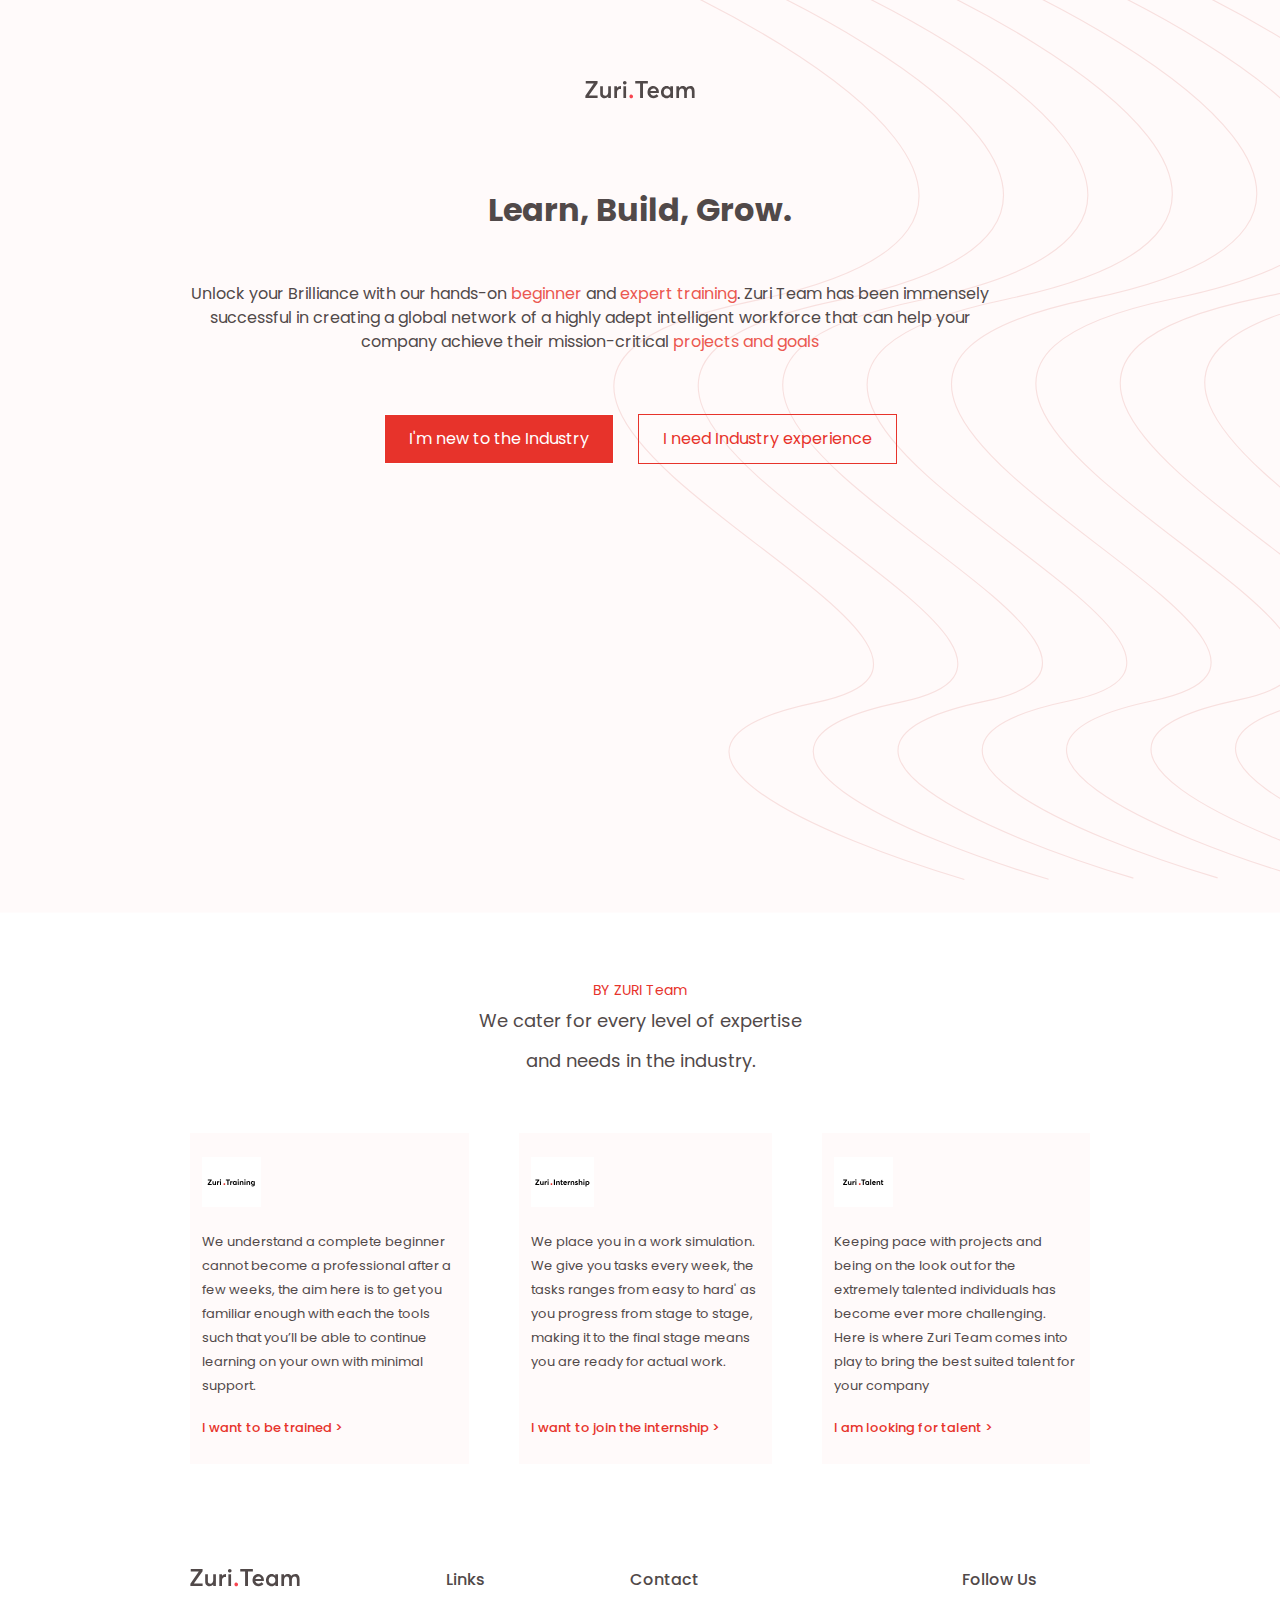
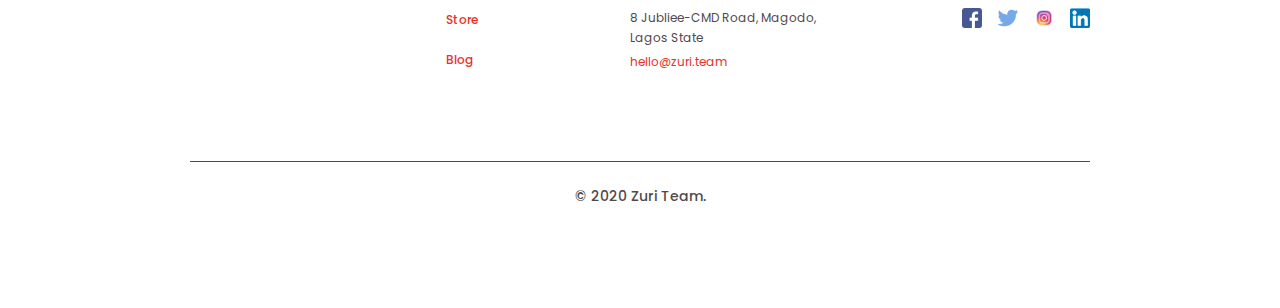
<file: index.html>
<!DOCTYPE html>
<html lang="en">
    <head>
        <meta charset="UTF-8" />
        <meta http-equiv="X-UA-Compatible" content="IE=edge" />
        <meta name="viewport" content="width=device-width, initial-scale=1.0" />
        <link rel="stylesheet" href="zuri-team/style/style.css" />
        <link rel="preconnect" href="https://fonts.googleapis.com" />
        <link rel="preconnect" href="https://fonts.gstatic.com" crossorigin />
        <link href="https://fonts.googleapis.com/css2?family=Poppins:wght@400;500;700;800&display=swap" rel="stylesheet" />
        <title>Zuri Team</title>
    </head>
    <body>
        <!-- Container -->

        <section class="hero-bg">
            <!-- Header -->
            <header class="container">
                <a href="index.html" class="logo"><img src="zuri-team/Images/zuri-team-logo.svg" alt="Zuri team Logo" /></a>
            </header>

            <!-- Hero Section 1 -->
            <section class="hero-section container">
                <h1>Learn, Build, Grow.</h1>
                <p>
                    Unlock your Brilliance with our hands-on <span class="red-text">beginner</span> and <span class="red-text"> expert training</span>. Zuri Team has been immensely successful in creating a global network of a highly adept
                    intelligent workforce that can help your company achieve their mission-critical <span class="red-text">projects and goals</span>
                </p>
                <div class="cta">
                    <a href="./zuri-training/index.html" class="pry-cta">I'm new to the Industry</a>
                    <a href="./zuri-talent/index.html" class="sec-cta">I need Industry experience</a>
                </div>
            </section>
        </section>

        <!-- Hero Section 2 -->
        <section class="hero-section-2 container">
            <p class="heading2-sub-text">BY ZURI Team</p>
            <h3 class="heading2-text">We cater for every level of expertise and needs in the industry.</h3>
            <div class="heading2-sub">
                <!-- <img class="left-image" src="./zuri-team/Images/left_bg.png" alt="Left Image"> -->
                
                <div class="sub-container">

                    <!-- Zuri Training -->
                    <div class="sub">
                        <img src="zuri-team/Images/zuri-training-img.svg" alt="Zuri training Image" />
                        <p> We understand a complete beginner cannot become a professional after a few weeks, the aim here is to get you familiar enough with each the tools such that you’ll be able to continue learning on your own with minimal support.</p>
                        <a href="./zuri-training/index.html">I want to be trained ></a>
                    </div>

                    <!-- Zuri Internship -->
                    <div class="sub">
                        <img src="zuri-team/Images/zuri-internship-img.svg" alt="Zuri Internship Image" />
                        <p>We place you in a work simulation. We give you tasks every week, the tasks ranges from easy to hard' as you progress from stage to stage, making it to the final stage means you are ready for actual work.</p>
                        <a href="#">I want to join the internship ></a>
                    </div>

                    <!-- Zuri Talent -->
                    <div class="sub">
                        <img src="zuri-team/Images/zuri-talent-img.svg" alt="Zuri Talent Image" />
                        <p>Keeping pace with projects and being on the look out for the extremely talented individuals has become ever more challenging. Here is where Zuri Team comes into play to bring the best suited talent for your company</p>
                        <a href="./zuri-talent/index.html">I am looking for talent ></a>
                    </div>
                </div>
            </div>
        </section>

        <!-- Footer -->
        <footer class="container">
            <div class="footer-links">
                <!-- Logo -->
                <a href="#" class="logo"><img src="zuri-team/Images/zuri-team-logo.svg" alt="Zuri team Logo" /></a>

                <!-- Links -->
                <div class="store-blog">
                    <p class="footer-heading">Links</p>
                    <div class="links">
                        <a href="#">Store</a>
                        <a href="#">Blog</a>
                    </div>
                </div>

                <!-- Contact -->
                <div class="contact">
                    <p class="footer-heading">Contact</p>
                    <p class="address">
                        8 Jubliee-CMD Road, Magodo,<br />
                        Lagos State
                    </p>
                    <a class="mail" href="mailto:hello@zuri.team">hello@zuri.team</a>
                </div>

                <!-- Socials -->
                <div class="socials">
                    <p class="socials-heading">Follow Us</p>
                    <div class="socials-container">
                        <a href="#"><img src="zuri-team/Images/fb.png" /></a>
                        <a href="#"><img src="zuri-team/Images/twitter.png" alt="Twitter logo" /></a>
                        <a href="#"><img src="zuri-team/Images/instagram.png" alt="Instagram logo" /></a>
                        <a href="#"><img src="zuri-team/Images/linkedIn.png" alt="LinkedIn logo" /></a>
                    </div>
                </div>
            </div>

            <!-- Copyright -->
            <div class="copyright">
                <p>© 2020 Zuri Team.</p>
            </div>
        </footer>
    </body>
</html>
</file>
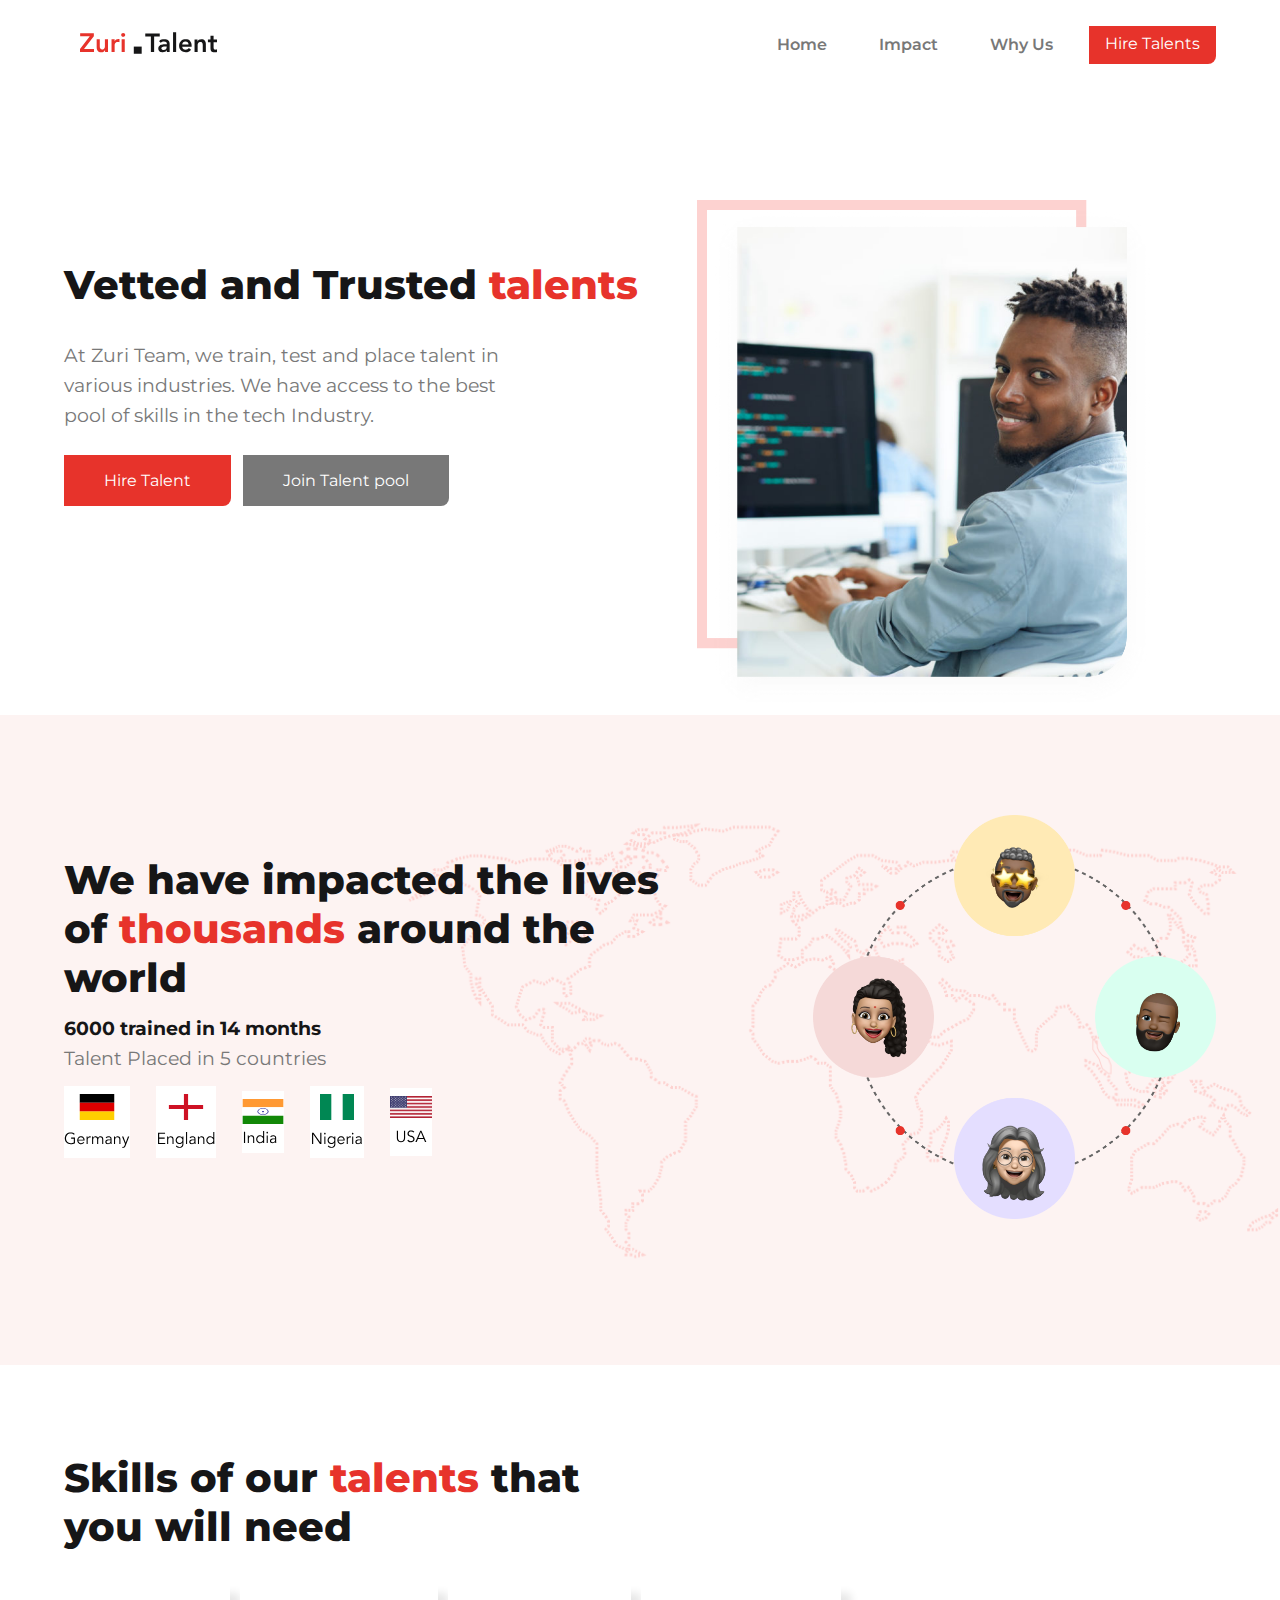
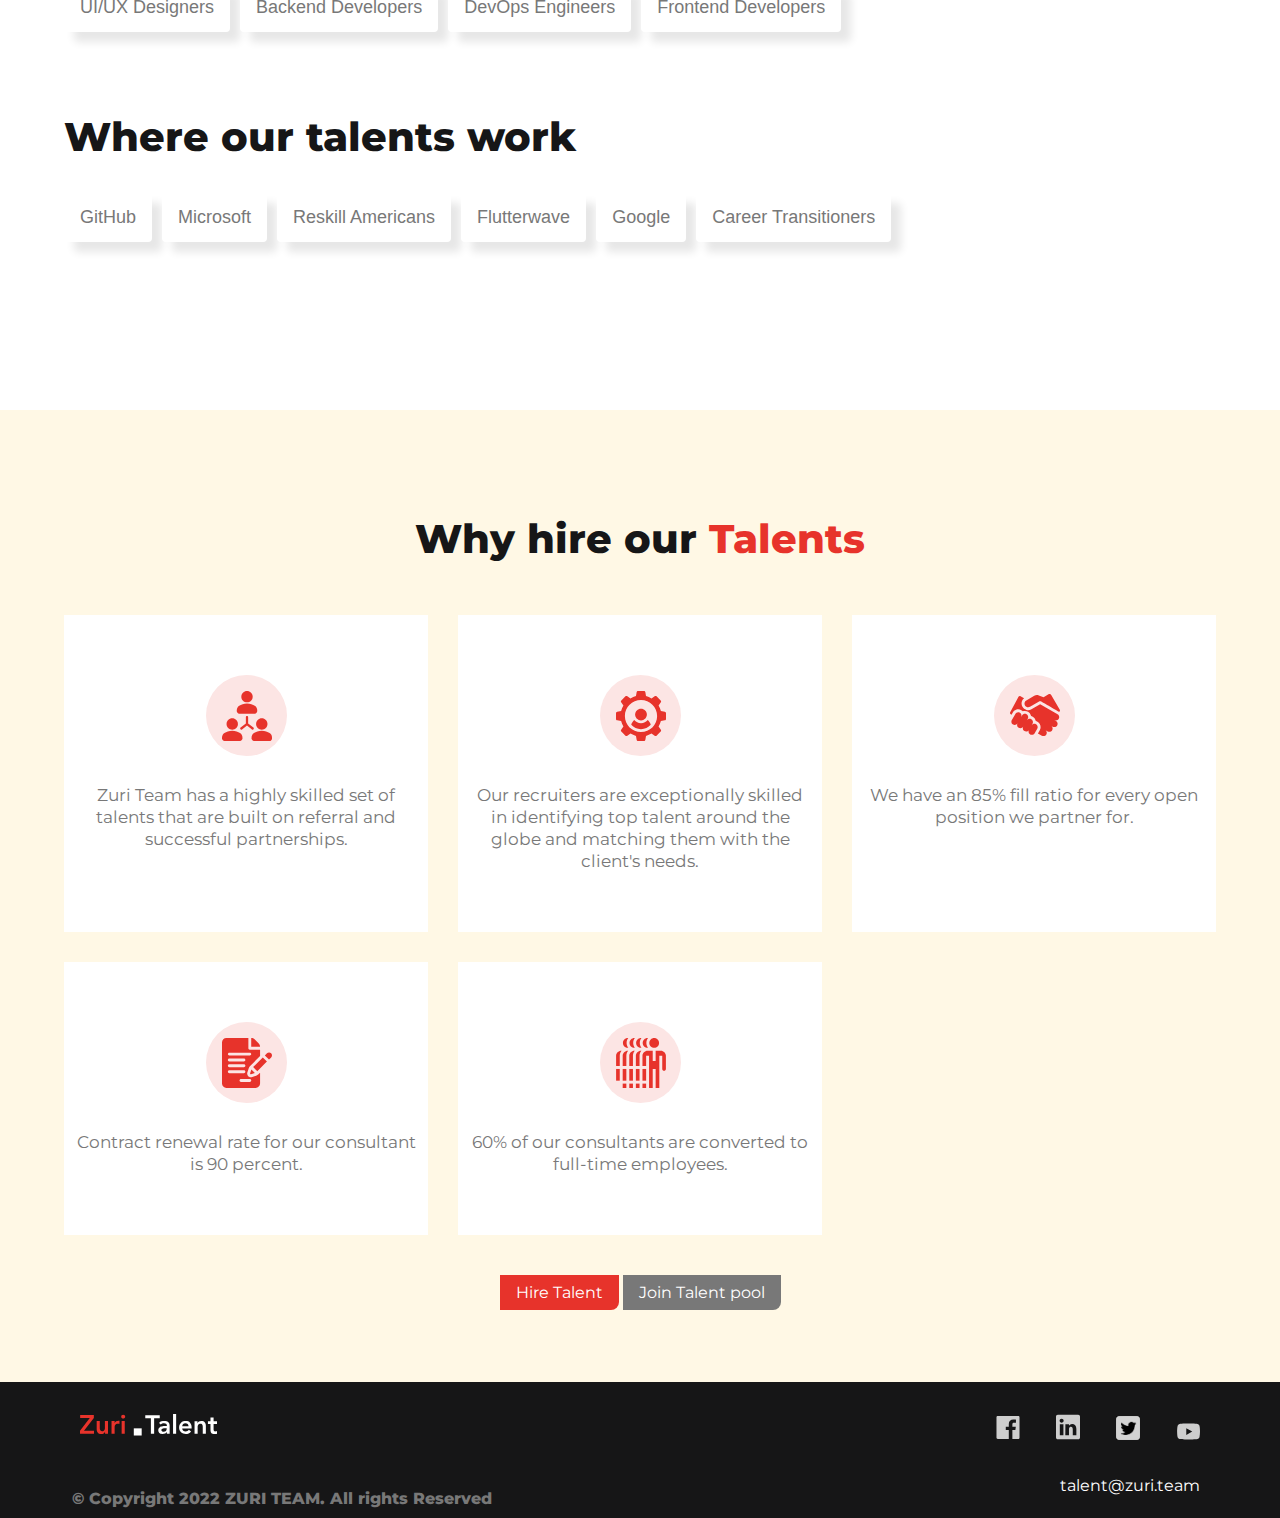
<file: zuri-talent/index.html>
<!DOCTYPE html>
<html lang="en">
    <head>
        <meta charset="UTF-8" />
        <meta http-equiv="X-UA-Compatible" content="IE=edge" />
        <meta name="viewport" content="width=device-width, initial-scale=1.0" />
        <link rel="preconnect" href="https://fonts.googleapis.com">
        <link rel="preconnect" href="https://fonts.gstatic.com" crossorigin>
        <link href="https://fonts.googleapis.com/css2?family=Montserrat:wght@400;700&display=swap" rel="stylesheet">
        <link rel="stylesheet" href="style/style.css" />
        <title>Zuri Talent</title>
    </head>
    <body>

        <!-- Header -->
        <header id="navbar">
            <div class="container header-container">

                <!-- Logo -->
                <a href="../index.html" class="logo"><img src="images/logo.svg" alt="Zuri Talent logo" /></a>

                <div class="nav-right">
                    <!-- Nav Links -->
                    <nav>
                        <a href="#navbar">Home</a>
                        <a href="#hero">Impact</a>
                        <a href="#why">Why Us</a>
                    </nav>

                    <!-- CTA -->
                    <a href="#" class="pry-cta">Hire Talents</a>
                </div>
            </div>
        </header>

        <!-- Hero Section -->
        <section class="hero-section hero-section-1">
           <div class="container hero-container">

                <!-- Hero Text -->
                <div class="hero-texts" id="hero">
                    <h1 class="hero-heading">Vetted and Trusted <span class="red-text">talents</span></h1>
                    <p class="hero-text">At Zuri Team, we train, test and place talent in various industries. We have access to the best pool of skills in the tech Industry.</p>

                    <!-- Hero - CTA -->
                    <div class="hero-cta">
                        <a class="pry-cta cta" href="#">Hire Talent</a>
                        <a class="sec-cta cta" href="#">Join Talent pool</a>
                    </div>
                </div>

                <!-- Hero Image -->
                <img src="images/hero-img.png" alt="Hero image" />
           </div>
        </section>


        <!-- Hero Section 2 -->
        <section class="hero-section hero-section-2">
            <div class="container hero-container">

                <!-- Hero Text -->
                <div class="hero-text" id="hero">
                    <h1 class="hero-heading">We have impacted the lives of <span class="red-text">thousands</span> around the world</h1>
                    <p class="hero-text-bold">6000 trained in 14 months</p>
                    <p class="hero-text-light">Talent Placed in 5 countries</p>

                    <!-- Countries image -->
                    <div class="image-container">

                        <div class="img-cont">
                            <img src="images/germany.svg" alt="Germany flag" />
                        </div>

                        <div class="img-cont">
                            <img src="images/england.svg" alt="England flag" />
                        </div>

                        <div class="img-cont">
                            <img src="images/india.svg" alt="India flag" />
                        </div>

                        <div class="img-cont">
                            <img src="images/nigeria.svg" alt="Nigeria flag" />
                        </div>

                        <div class="img-cont">
                            <img src="images/usa.svg" alt="USA flag" />
                        </div>
                    </div>
                </div>

                <!-- Hero Image -->
                <img class="hero-img-2" src="images/hero-section2-img.png" alt="Hero Image" />
            </div>
        </section>


        <!-- Talent Skills -->
        <section class="talent-skills">
            <div class="container">
                <h1 class="hero-heading">Skills of our <span class="red-text">talents</span> that you will need</h1>

                <!-- Skills set -->
                <div class="skills-set skills-work">
                    <button>UI/UX Designers</button>
                    <button>Backend Developers</button>
                    <button>DevOps Engineers</button>
                    <button>Frontend Developers</button>
                </div>

                <!-- Where our talents work -->
                <h1 class="hero-heading">Where our talents work</h1>

                <!-- Work -->
                <div class="work skills-work">
                    <button>GitHub</button>
                    <button>Microsoft</button>
                    <button>Reskill Americans</button>
                    <button>Flutterwave</button>
                    <button>Google</button>
                    <button>Career Transitioners</button>
                </div>
            </div>
        </section>


        <!-- Why hire out talents -->
        <section class="why-hire" id="why">
            <div class="container">
                <h1 class="hero-heading">Why hire our <span class="red-text">Talents</span></h1>

                <!-- Reasons to hire -->
                 <div class="reasons-container">
                    <div class="reason">
                        <img src="images/people.svg" alt="People Image" />
                        <p>Zuri Team has a highly skilled set of talents that are built on referral and successful partnerships.</p>
                    </div>
                

                    <div class="reason">
                        <img src="images/mech.svg" alt="Mech Image" />
                        <p>Our recruiters are exceptionally skilled in identifying top talent around the globe and matching them with the client's needs.</p>
                    </div>

                    <div class="reason">
                        <img src="images/hand.svg" alt="Hand Image" />
                        <p>We have an 85% fill ratio for every open position we partner for.</p>
                    </div>

                    <div class="reason">
                        <img src="images/write.svg" alt="Write Image" />
                        <p>Contract renewal rate for our consultant is 90 percent.</p>
                    </div>

                    <div class="reason">
                        <img src="images/many.svg" alt="Many Image" />
                        <p>60% of our consultants are converted to full-time employees.</p>
                    </div>
                </div>

                <!-- CTA -->
                <div class="hero-cta">
                    <a class="pry-cta" href="#">Hire Talent</a>
                    <a class="sec-cta" href="#">Join Talent pool</a>
                </div>
            </div>
        </section>


        <!-- Footer -->
        <footer>
           <div class="container footer-container">

                <!-- Logo and copyright -->
                <div class="logo-socials">
                    <a href="#" class="logo"><img src="images/footer-logo.svg" alt="Zuri Talent logo" /></a>
                    
                    <!-- Socials -->
                    <div class="socials">
                        <a href="#"><img src="images/facebook.svg" alt="Facebook image" /></a>
                        <a href="#"><img src="images/linkedIn.svg" alt="LinkedIn image" /></a>
                        <a href="#"><img src="images/twitter.png" alt="Twitter image" /></a>
                        <a class="img-sz" href="#"><img src="images/youtube.svg" alt="youtube image" /></a>
                    </div>

                    <!-- Mail -->
                    <div class="mail">
                        <a href="mailto:talent@zuri.team">talent@zuri.team</a>
                    </div>


                    <!-- Copyright -->
                    <p class="copyright">© Copyright 2022 ZURI TEAM. All rights Reserved</p>
                </div>

                <div class="web-extra">
                    <!-- Socials -->
                    <div class="socials">
                        <a href="#"><img src="images/facebook.svg" alt="Facebook image" /></a>
                        <a href="#"><img src="images/linkedIn.svg" alt="LinkedIn image" /></a>
                        <a href="#"><img src="images/twitter.png" alt="Twitter image" /></a>
                        <a class="img-sz" href="#"><img src="images/youtube.svg" alt="youtube image" /></a>
                    </div>

                    <!-- Mail -->
                    <div class="mail">
                        <a href="mailto:talent@zuri.team">talent@zuri.team</a>
                    </div>
                </div>
           </div>
        </footer>
    </body>
</html>
</file>
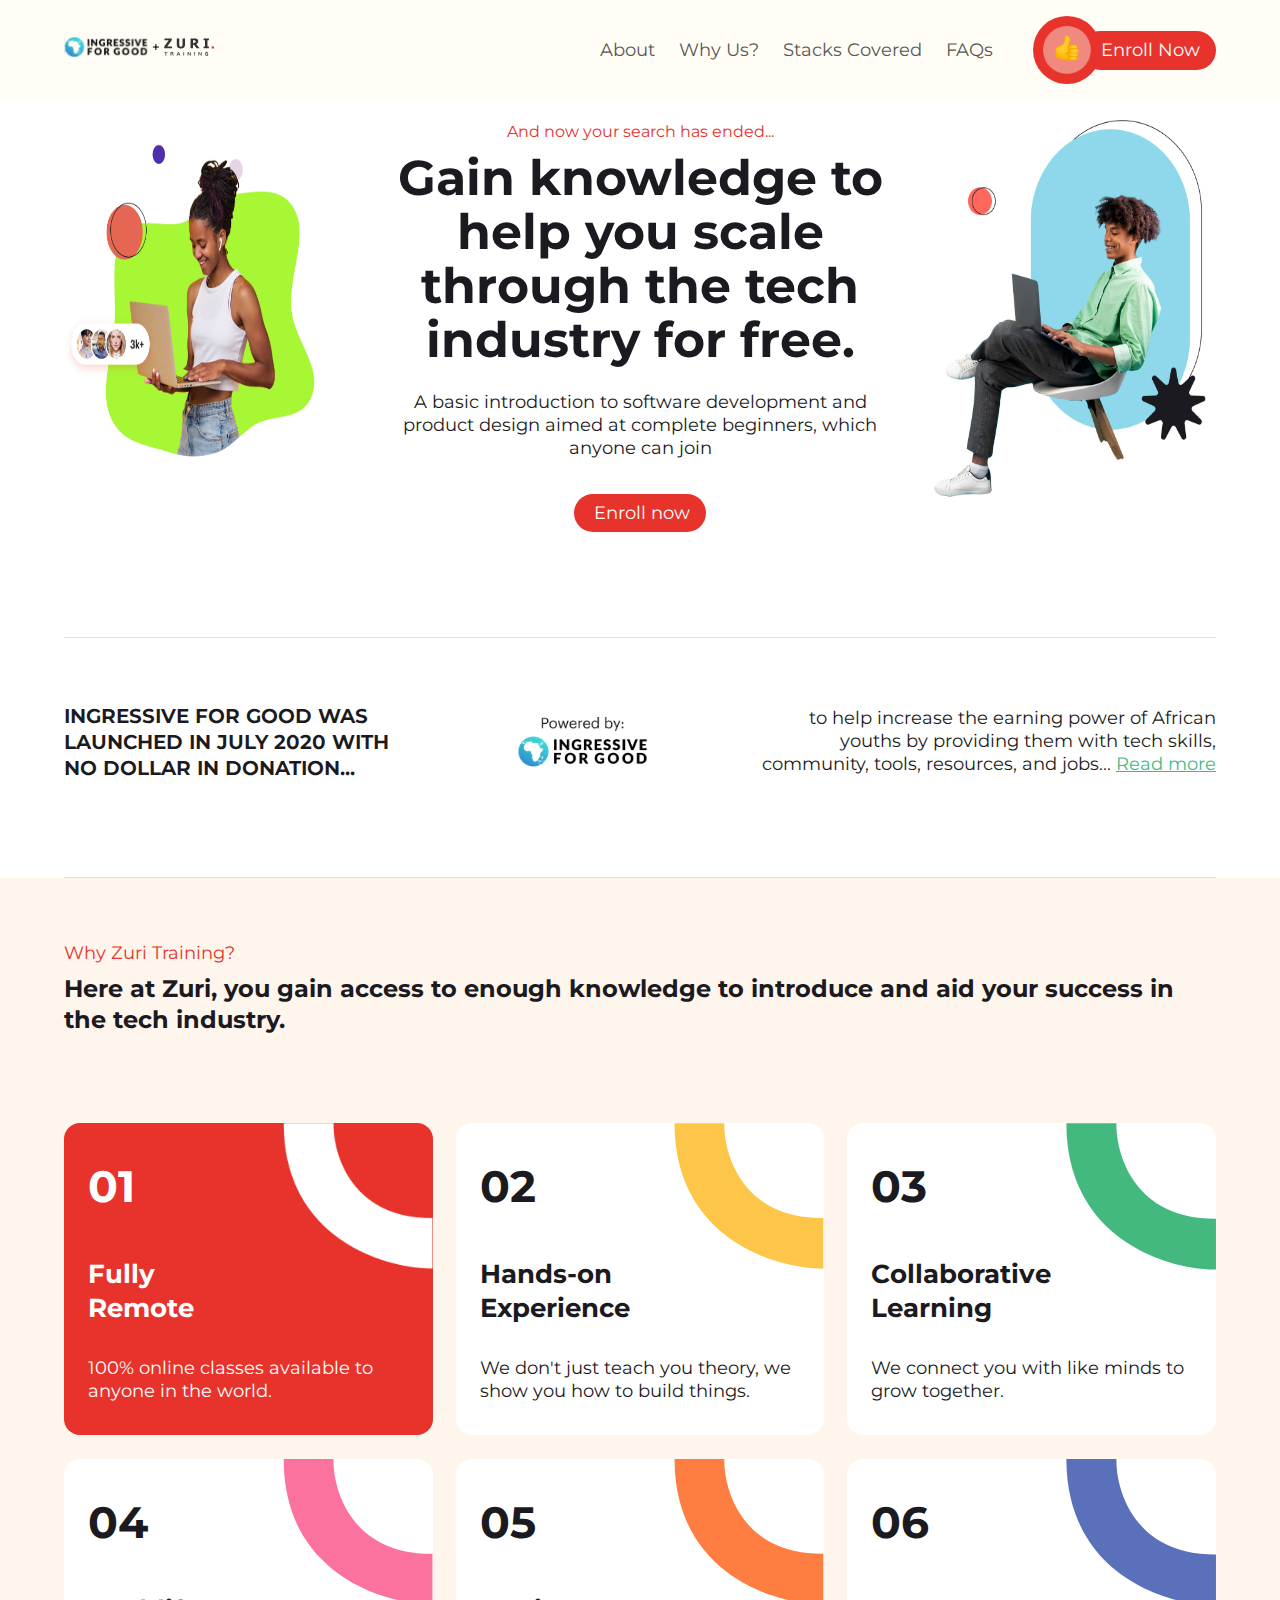
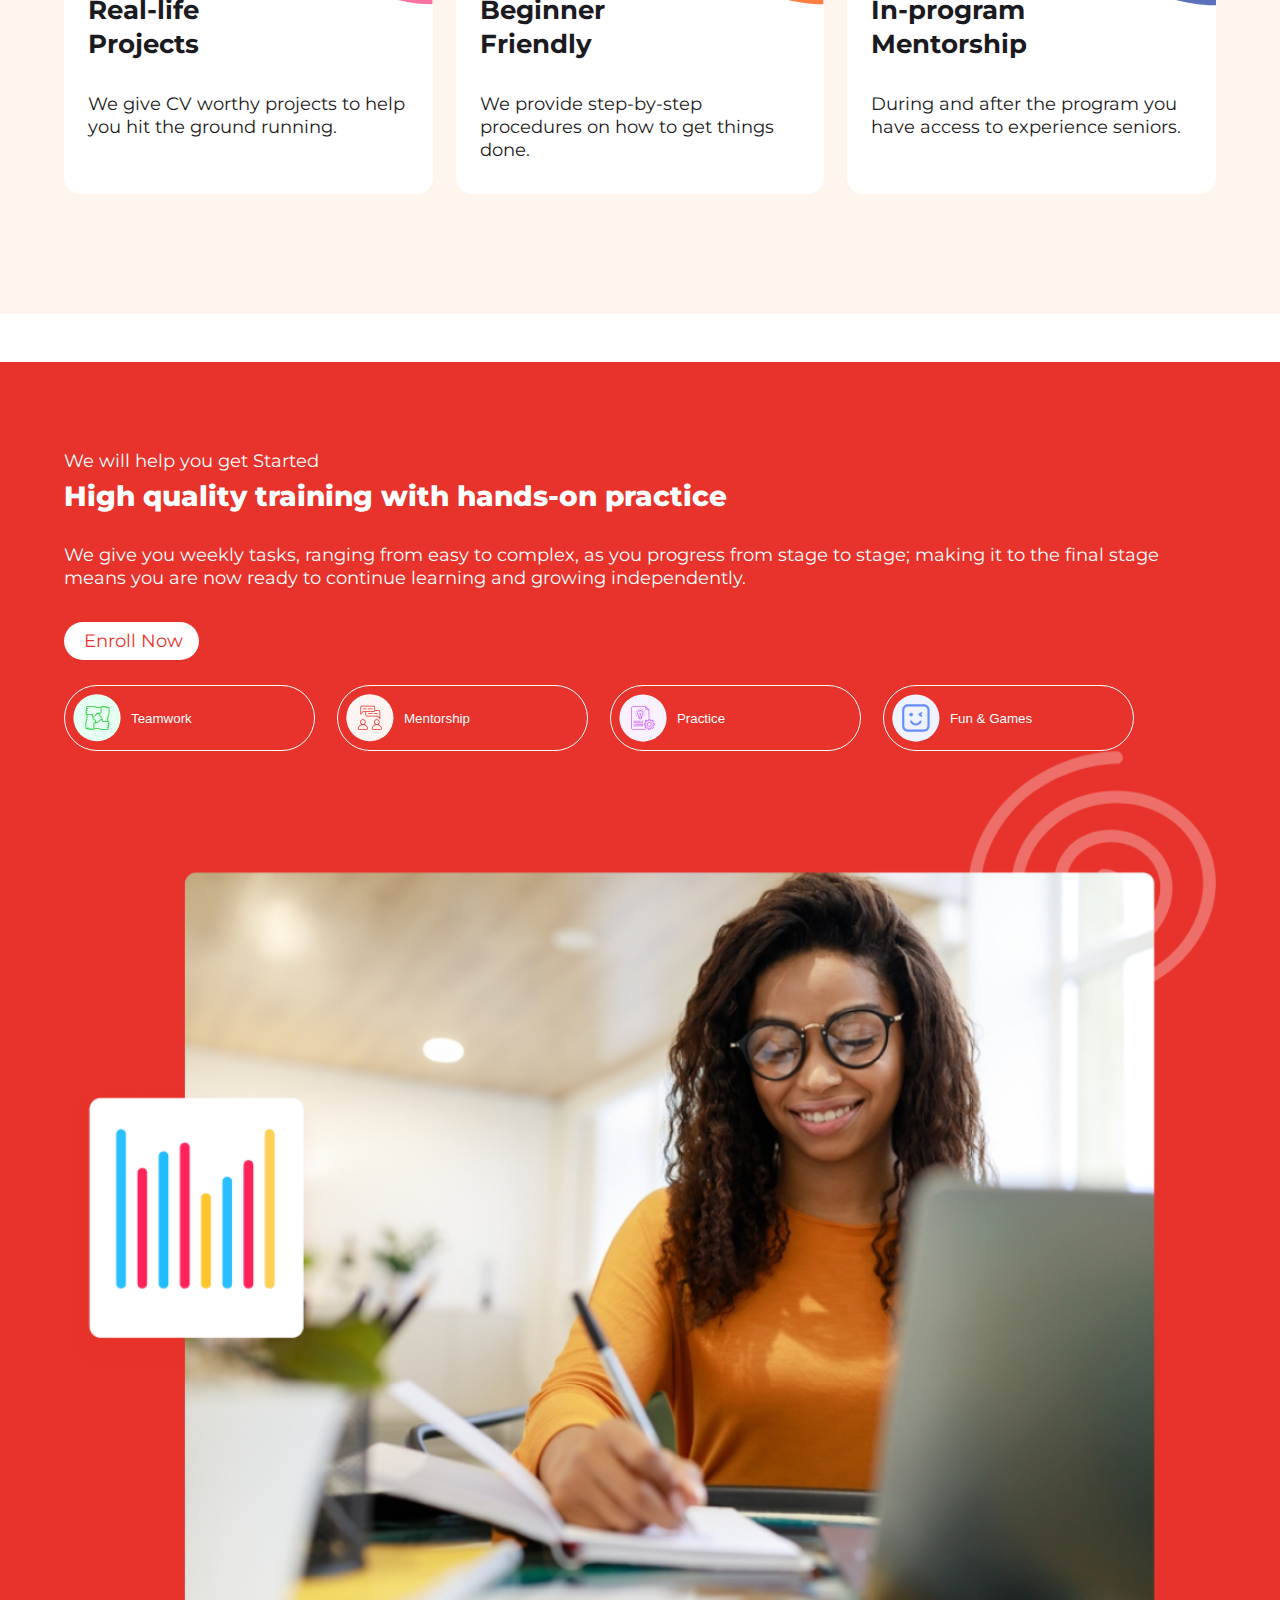
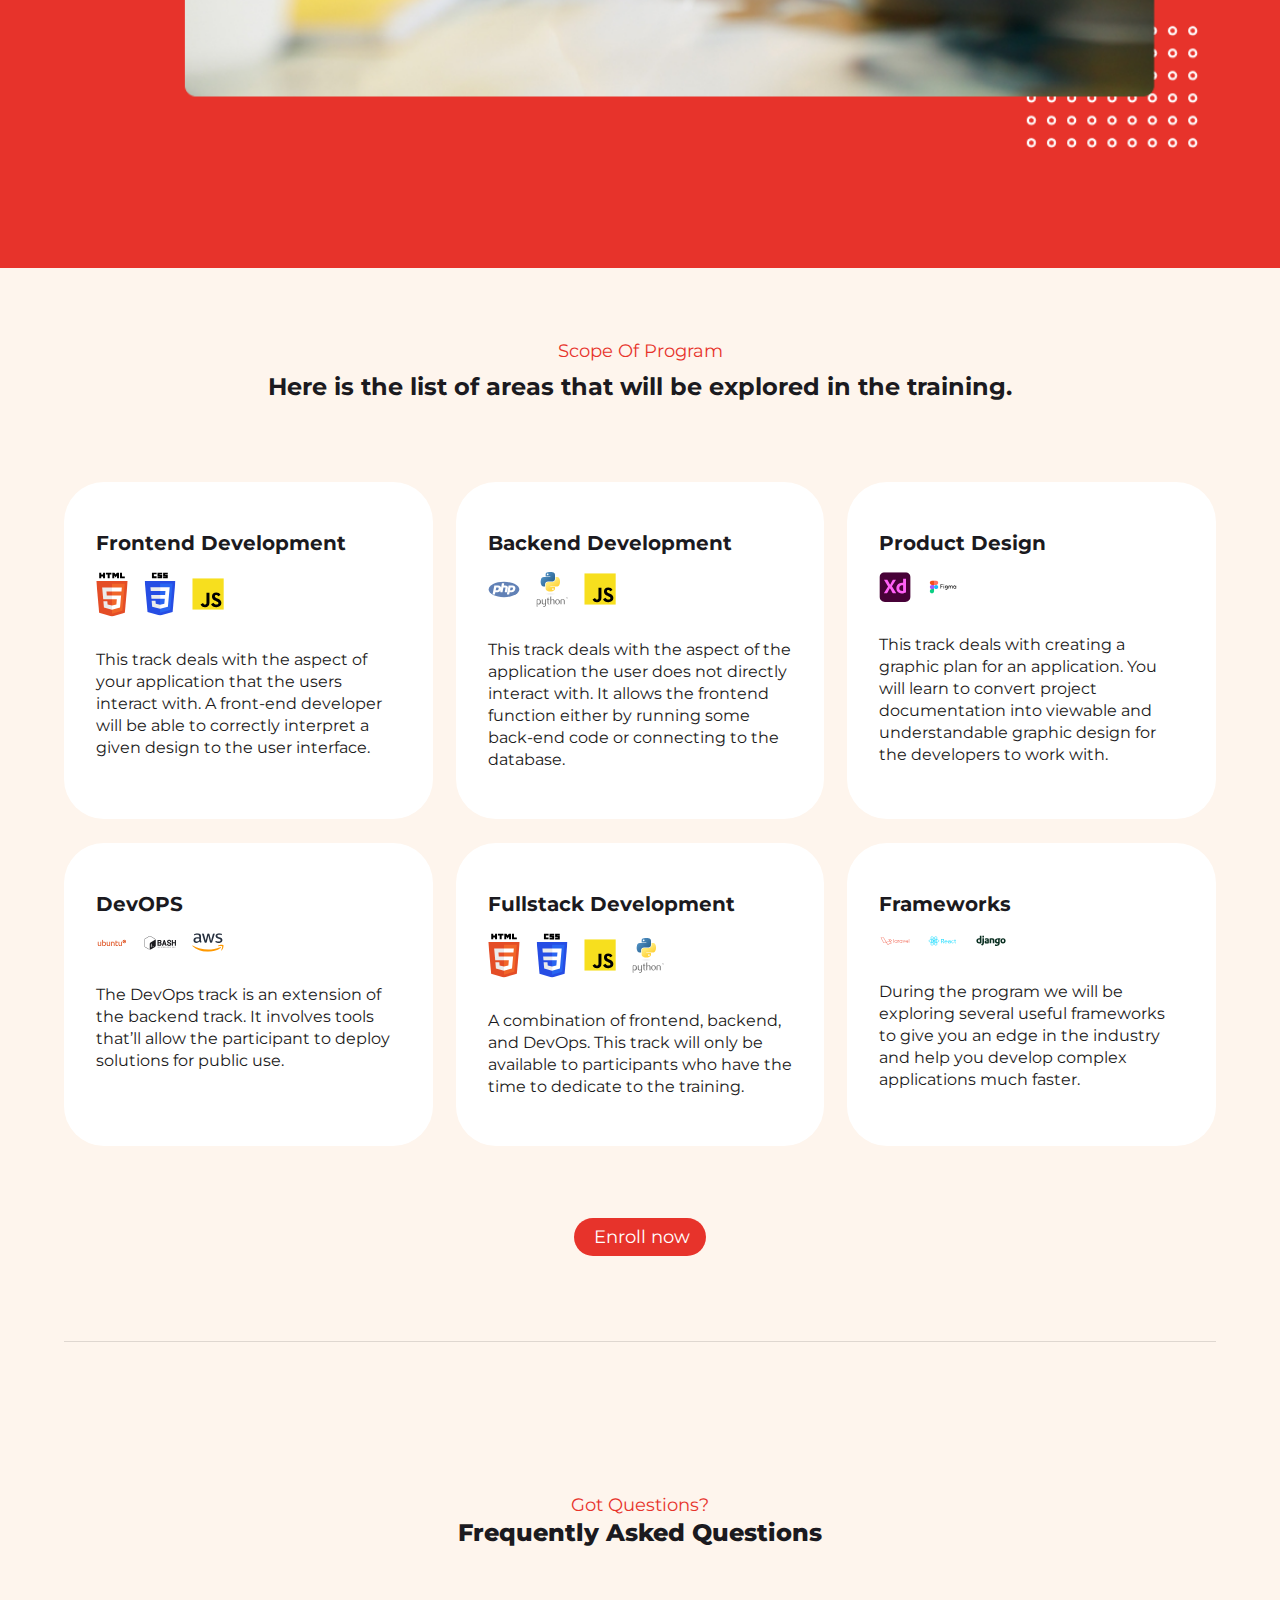
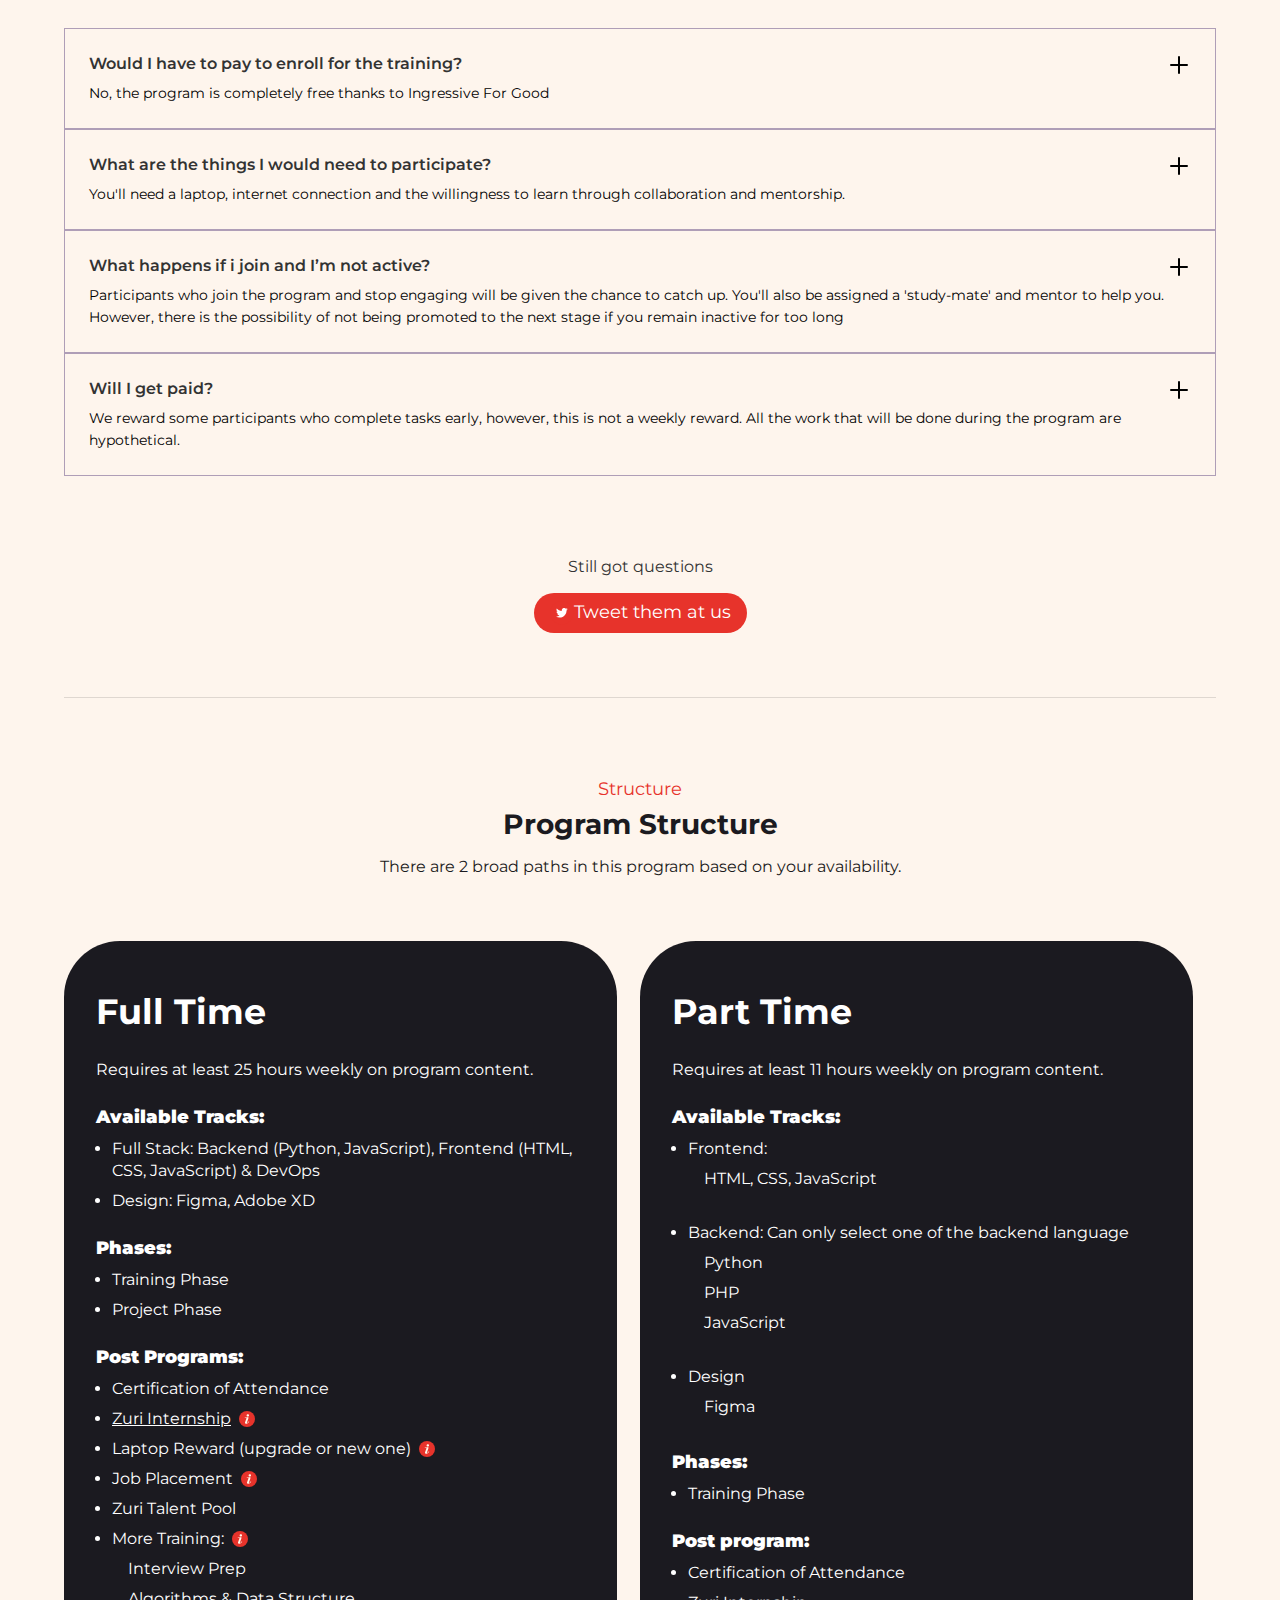
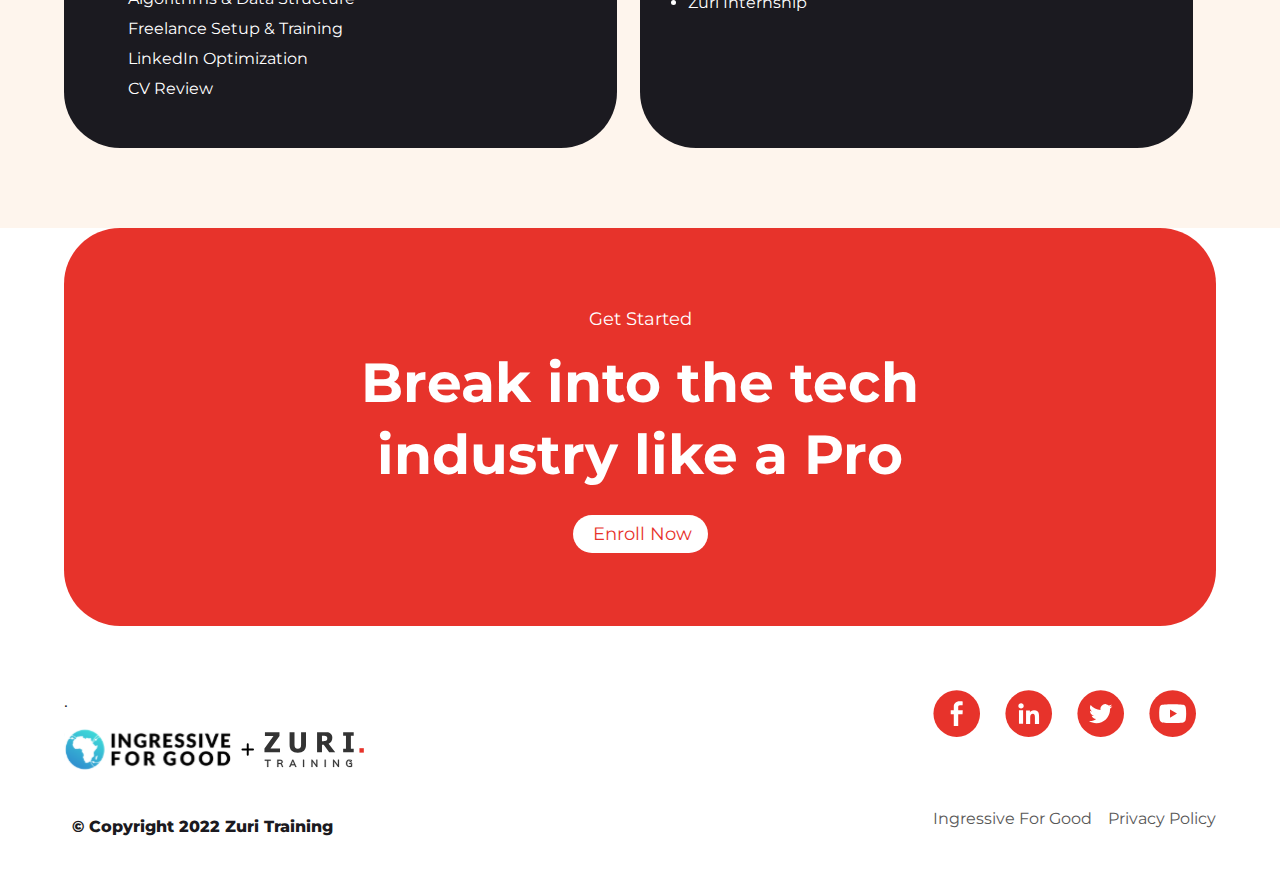
<file: zuri-training/index.html>
<!DOCTYPE html>
<html lang="en">
    <head>
        <meta charset="UTF-8">
        <meta http-equiv="X-UA-Compatible" content="IE=edge">
        <meta name="viewport" content="width=device-width, initial-scale=1.0">
        <link rel="preconnect" href="https://fonts.googleapis.com">
        <link rel="preconnect" href="https://fonts.gstatic.com" crossorigin>
        <link href="https://fonts.googleapis.com/css2?family=Montserrat:wght@400;700&display=swap" rel="stylesheet">
        <link rel="stylesheet" href="style/style.css" />
        <title>Zuri Training</title>
    </head>
    <body>
        
        <!-- Header -->
        <header id="navbar">
            <div class="container header-container">

                <!-- Logo -->
                <a href="../index.html" class="logo"><img src="images/zuri-training-logo.svg" alt="Zuri Talent logo" /></a>

                <div class="nav-right">
                    <!-- Nav Links -->
                    <nav>
                        <a href="#">About</a>
                        <a href="#">Why Us?</a>
                        <a href="#">Stacks Covered</a>
                        <a href="#">FAQs</a>
                    </nav>

                    <!-- CTA -->
                    <div class="nav-cta">

                        <!-- CTA Image -->
                        <div class="img-cta">
                            <img src="images/thumbs.png" alt="Zuri Training CTA" />
                        </div>

                        <!-- CTA Link -->
                        <a href="#" class="pry-cta">Enroll Now</a>
                    </div>
                </div>
            </div>   
        </header>


        <!-- Hero Section -->
        <section class="hero-section hero-general">
            <div class="container hero-container">

                <!-- Hero Image 1 -->
                <img src="images/lady1.jpg" alt="Hero Image">
                
                <!-- Hero Text -->
                <div class="hero-texts">
                    <p class="sub-text">And now your search has ended...</p>
                    <h1 class="hero-heading">Gain knowledge to help you scale through the tech industry for free.</h1>
                    <p class="hero-text">A basic introduction to software development and product design aimed at complete beginners, which anyone can join</p>

                    <!-- Hero - CTA -->
                    <a class="pry-cta cta" href="#">Enroll now</a>
                </div>

                <!-- Hero Image  2-->
                <img class="right-hero-img" src="images/male1.jpg" alt="Hero image" />
            </div>
        </section>    


        <!-- Powered By -->
        <section class="powered-by">
            <div class="container powered-container">

                <!-- Launched -->
                <p class="left-launch">INGRESSIVE FOR GOOD WAS LAUNCHED IN JULY 2020 WITH NO DOLLAR IN DONATION...</p>
                
                <!-- Ingressive for good Image -->
                <img src="./images/ingresive-for-good.jpg" alt="Ingressive for good logo">

                <!-- Mission -->
                <p class="right-launch">to help increase the earning power of African youths by providing them with tech skills, community, tools, resources, and jobs... <span class="read-more"><a href="#">Read more</a></span></p>
            </div>
        </section>    


        <!-- Why Zuri -->
        <section class="why-zuri hero-general">
            <div class="container why-zuri-container">

                <!-- Hero Texts -->
                <div class="hero-texts">
                    <p class="sub-text why">Why Zuri Training?</p>
                    <h1 class="hero-heading why-heading">Here at Zuri, you gain access to enough knowledge to introduce and aid your success in the tech industry.</h1>
                </div>

                <!-- Reasons -->
                <div class="reasons-container">

                    <!-- Reason 1 -->
                    <div class="reason">
                        <img class="reason-image" src="images/curve1.png" alt="half circle">
                        <h1 class="reason-num">01</h1>
                        <h3 class="reason-heading">Fully Remote</h3>
                        <p class="reason-text">100% online classes available to anyone in the world.</p>
                    </div>

                    <!-- Reason 2 -->
                    <div class="reason">
                        <img class="reason-image" src="images/curve.svg" alt="half circle">
                        <h1 class="reason-num">02</h1>
                        <h3 class="reason-heading">Hands-on Experience</h3>
                        <p class="reason-text">We don't just teach you theory, we show you how to build things.

                        </p>
                    </div>

                    <!-- Reason 3 -->
                    <div class="reason">
                        <img class="reason-image" src="images/curve3.svg" alt="half circle">
                        <h1 class="reason-num">03</h1>
                        <h3 class="reason-heading">Collaborative Learning</h3>
                        <p class="reason-text">We connect you with like minds to grow together.</p>
                    </div>

                    <!-- Reason 4 -->
                    <div class="reason">
                        <img class="reason-image" src="images/curve4.svg" alt="half circle">
                        <h1 class="reason-num">04</h1>
                        <h3 class="reason-heading">Real-life Projects</h3>
                        <p class="reason-text">We give CV worthy projects to help you hit the ground running.</p>
                    </div>

                    <!-- Reason 5 -->
                    <div class="reason">
                        <img class="reason-image" src="images/curve5.svg" alt="half circle">
                        <h1 class="reason-num">05</h1>
                        <h3 class="reason-heading">Beginner Friendly</h3>
                        <p class="reason-text">We provide step-by-step procedures on how to get things done.</p>
                    </div>

                    <!-- Reason 6 -->
                    <div class="reason">
                        <img class="reason-image" src="images/curve6.svg" alt="half circle">
                        <h1 class="reason-num">06</h1>
                        <h3 class="reason-heading">In-program Mentorship</h3>
                        <p class="reason-text">During and after the program you have access to experience seniors.</p>
                    </div>
                </div>

            </div>
        </section>    


        <!-- Get Started (Section 4) -->
        <section class="get-started hero-general">
            <div class="container get-started-container">

                <!-- Hero Text -->
                <div class="hero-texts">
                    <p class="sub-text">We will help you get Started</p>
                    <h1 class="hero-heading">High quality training with hands-on practice</h1>
                    <p class="hero-text">We give you weekly tasks, ranging from easy to complex, as you progress from stage to stage; making it to the final stage means you are now ready to continue learning and growing independently.</p>

                    <!-- Hero - CTA -->
                    <a class="sec-cta cta" href="#">Enroll Now</a>

                    <div class="benefits">

                        <!-- Button 1 -->
                        <button>
                            <img src="./images/hand.svg" alt="Hand">
                            <p>Teamwork</p>
                        </button>

                        <!-- Button 2 -->
                        <button>
                            <img src="./images/mentor.svg" alt="Mentor">
                            <p>Mentorship</p>
                        </button>
                        
                        <!-- Button 1 -->
                        <button class="btn-extra">
                            <img src="./images/practice.svg" alt="practice">
                            <p>Practice</p>
                        </button>
                        
                        <!-- Button 3-->
                        <button class="btn-extra">
                            <img src="./images/games.svg" alt="Game">
                            <p>Fun & Games</p>
                        </button>
                    </div>
                </div>

                <!-- Hero Image  2-->
                <img src="images/lady-writing.png" alt="Lady writing" />
            </div>
        </section>    

            
         <!-- Scope of Program -->
         <section class="program-scope hero-general">
            <div class="container program-scope-container">

                <!-- Hero Text -->
                <div class="hero-texts">
                    <p class="sub-text">Scope Of Program</p>
                    <h1 class="hero-heading">Here is the list of areas that will be explored in the training.</h1>
                </div>

                <!-- Stacks -->
                <div class="stack-container">

                    <!-- Frontend -->
                    <div class="stack">
                        <p. class="stack-heading">Frontend Development</p.>

                        <!-- Languages -->
                        <div class="languages">
                            <img src="images/html.svg" alt="HTML">
                            <img src="images/css-3 logo.svg" alt="CSS">
                            <img src="images/javascript logo.svg" alt="JS">
                        </div>
                        <p>This track deals with the aspect of your application that the users interact with. A 
                            front-end developer will be able to correctly interpret a given design to the user 
                            interface.</p>
                    </div>
                    

                    <!-- Backend -->
                    <div class="stack">
                        <p class="stack-heading">Backend Development</p>

                        <!-- Languages -->
                        <div class="languages">
                            <img src="images/php.svg" alt="Php">
                            <img src="images/python.svg" alt="Python">
                            <img src="images/javascript logo.svg" alt="JS">
                        </div>
                        <p>This track deals with the aspect of the application the user does not directly interact with.
                             It allows the frontend function either by running some back-end code or connecting to the database.</p>
                    </div>


                    <!-- Product Design -->
                    <div class="stack">
                        <p class="stack-heading">Product Design</p>

                        <!-- Languages -->
                        <div class="languages">
                            <img src="images/adobe-xd.svg" alt="XD">
                            <img src="images/Figma.svg" alt="Figma">
                        </div>
                        <p>This track deals with creating a graphic plan for an application. You will learn to convert project
                             documentation into viewable and understandable graphic design for the developers to work with.</p>
                    </div>


                    <!-- DevOPS -->
                    <div class="stack">
                        <p class="stack-heading">DevOPS</p>

                        <!-- Languages -->
                        <div class="languages">
                            <img src="images/Ubuntu.svg" alt="Ubuntu">
                            <img src="images/Bash.svg" alt="Bash">
                            <img src="images/aws.svg" alt="aws">
                        </div>
                        <p>The DevOps track is an extension of the backend track. It involves tools that’ll allow the participant to 
                            deploy solutions for public use.

                        </p>
                    </div>


                    <!-- Fullstack -->
                    <div class="stack">
                        <p. class="stack-heading">Fullstack Development</p.>

                        <!-- Languages -->
                        <div class="languages">
                            <img src="images/html.svg" alt="HTML">
                            <img src="images/css-3 logo.svg" alt="CSS">
                            <img src="images/javascript logo.svg" alt="JS">
                            <img src="images/python.svg" alt="Python">
                        </div>
                        <p>A combination of frontend, backend, and DevOps. This track will only be available to participants who have
                             the time to dedicate to the training.</p>
                    </div>

                    <!-- Frameworks -->
                    <div class="stack">
                        <p. class="stack-heading">Frameworks</p.>

                        <!-- Languages -->
                        <div class="languages">
                            <img src="images/Laravel.svg" alt="Laravel">
                            <img src="images/React.svg" alt="React">
                            <img src="images/Django.svg" alt="Django">
                        </div>
                        <p>During the program we will be exploring several useful frameworks to give you an edge in the industry and help 
                            you develop complex applications much faster.</p>
                    </div>
                </div>

                <!-- Enroll Now -->
                <a class="pry-cta cta" href="#">Enroll now</a>
            </div>
        </section>   


        <!-- FAQ -->
        <section class="faq hero-general">
            <div class="container faq-container">

                <!-- Hero Text -->
                <div class="hero-texts">
                    <p class="sub-text">Got Questions?</p>
                    <h1 class="hero-heading">Frequently Asked Questions</h1>
                </div>

                <div class="faq-main-container">

                    <!-- Question 1 -->
                    <div class="q-and-a-container">
                        <!-- Question and answer -->
                        <div class="q-and-a">
                            <p class="question">Would I have to pay to enroll for the training?</p>
                            <p class="answer">No, the program is completely free thanks to Ingressive For Good</p>
                        </div>
                        <!-- Plus Icon -->
                        <img src="images/plus.svg" alt="Plus icon">
                    </div>

                    <!-- Question 2 -->
                    <div class="q-and-a-container">
                        <!-- Question and answer -->
                        <div class="q-and-a">
                            <p class="question">What are the things I would need to participate?</p>
                            <p class="answer">You'll need a laptop, internet connection and the willingness to learn through collaboration and mentorship.</p>
                        </div>
                        <!-- Plus Icon -->
                        <img src="images/plus.svg" alt="Plus icon">
                    </div>

                    <!-- Question 3 -->
                    <div class="q-and-a-container">
                        <!-- Question and answer -->
                        <div class="q-and-a">
                            <p class="question">What happens if i join and I’m not active?</p>
                            <p class="answer">Participants who join the program and stop engaging will be given the chance to catch up. You'll also be assigned a 
                                'study-mate' and mentor to help you. However, there is the possibility of not being promoted to the next stage if you remain inactive for too long</p>
                        </div>
                        <!-- Plus Icon -->
                        <img src="images/plus.svg" alt="Plus icon">
                    </div>

                    <!-- Question 4 -->
                    <div class="q-and-a-container">
                        <!-- Question and answer -->
                        <div class="q-and-a">
                            <p class="question">Will I get paid?</p>
                            <p class="answer">We reward some participants who complete tasks early, however, this is not a weekly reward. All the work that will be done during the program are hypothetical.</p>
                        </div>
                        <!-- Plus Icon -->
                        <img src="images/plus.svg" alt="Plus icon">
                    </div>

                    <!-- FAQ CTA -->
                    <div class="faq-cta">
                        <p>Still got questions</p>

                        <!--CTA  -->
                        <div class="cta">
                            <img src="images/twitter.svg" alt="Twitter">
                            <a href="#" class="pry-cta">Tweet them at us</a>
                        </div>
                    </div>
                </div>
            </div> 
        </section>

        
        <!-- Program Structure -->
        <section class="program-structure hero-general">
            <div class="container program-structure-container">

                <!-- Hero Text -->
                <div class="hero-texts">
                    <p class="sub-text">Structure</p>
                    <h1 class="hero-heading">Program Structure</h1>
                    <p class="hero-text">There are 2 broad paths in this program based on your availability.</p>
                </div>

                <!-- Part time and Full time -->
                <div class="part-time-and-full-time">

                    <!-- Full time -->
                    <div class="structure full-time">
                        <p class="structure-heading">Full Time</p>
                        <p class="structure-text">Requires at least 25 hours weekly on program content.</p> 

                        <!-- Details -->
                        <div class="details">

                            <!-- Available tracks -->
                            <p class="details-heading">Available Tracks:</p>
                            <ul class="tracks">
                                <li>Full Stack: Backend (Python, JavaScript), Frontend (HTML, CSS, JavaScript) & DevOps</li>
                                <li>Design: Figma, Adobe XD</li>
                            </ul>

                            <!-- Phases -->
                            <p class="details-heading">Phases:</p>
                            <ul class="phases">
                                <li>Training Phase</li>
                                <li>Project Phase</li>
                            </ul>

                            <!-- Post program -->
                            <p class="details-heading">Post Programs:</p>
                            <ul class="post-program">
                                <li>Certification of Attendance</li>

                                <li>
                                    <div class="text-and-clarity-contiainer">
                                        <div class="text-and-clarity">
                                            <a href="../index.html">Zuri Internship</a>
                                            <img src="images/important.svg" alt="Clarity Icon">
                                        </div>
                                    </div>
                                </li>

                                <li>
                                    <div class="text-and-clarity-container">
                                        <div class="text-and-clarity">
                                            <p>Laptop Reward (upgrade or new one)</p>
                                            <img src="images/important.svg" alt="Clarity Icon">
                                        </div>
                                    </div>
                                </li>

                                <li>
                                    <div class="text-and-clarity">
                                        <p>Job Placement</p>
                                        <img src="images/important.svg" alt="Clarity Icon">
                                    </div>
                                </li>

                                <li>Zuri Talent Pool</li>

                                <li>
                                    <div class="text-and-clarity-container">
                                        <div class="text-and-clarity">
                                            <p>More Training:</p>
                                            <img src="images/important.svg" alt="Clarity Icon">
                                        </div>
                                        <ul class="inner-list">
                                            <li>Interview Prep</li>
                                            <li>Algorithms & Data Structure</li>
                                            <li>Freelance Setup & Training</li>
                                            <li>LinkedIn Optimization</li>
                                            <li>CV Review</li>
                                        </ul>
                                    </div>
                                </li>
                            </ul>
                        </div>
                    </div>

                    <!-- Part time -->
                    <div class="structure part-time">
                        <p class="structure-heading">Part Time</p>
                        <p class="structure-text">Requires at least 11 hours weekly on program content.</p> 

                        <!-- Details -->
                        <div class="details">

                            <!-- Available tracks -->
                            <p class="details-heading">Available Tracks:</p>
                            <ul class="tracks">

                                <!-- Frontend -->
                                <li class="track-extra-sty">Frontend: 
                                    <ul>
                                        <li>HTML, CSS, JavaScript</li>
                                    </ul>
                                </li>

                                <!-- Backend -->
                                <li class="track-extra-sty">Backend: Can only select one of the backend language
                                    <ul>
                                        <li>Python</li>
                                        <li>PHP</li>
                                        <li>JavaScript</li>
                                    </ul>
                                </li>

                                <!-- Design -->
                                <li class="track-extra-sty">Design
                                    <ul>
                                        <li>Figma</li>
                                    </ul>
                                </li>

                            </ul>

                            <!-- Phases -->
                            <p class="details-heading">Phases:</p>
                            <ul class="phases">
                                <li>Training Phase</li>
                            </ul>

                            <!-- Post program -->
                            <p class="details-heading">Post program:</p>
                            <ul class="post-program">
                                <li>Certification of Attendance</li>
                                <li>Zuri Internship</li>
                            </ul>
                        </div>
                    </div>
                </div>  
            </div>
        </section>  


        <!-- Get Started -->
        <section class="get-started2 hero-general">
            <div class="container get-started-container2">

                <!-- Hero Text -->
                <div class="hero-texts">
                    <p class="sub-text">Get Started</p>
                    <h1 class="hero-heading">Break into the tech industry like a Pro</h1>

                    <!-- Hero - CTA -->
                    <a class="pry-cta" href="#">Enroll Now</a>
                </div>
            </div>
        </section>  


        <!-- Footer -->
        <footer>
            <div class="container footer-container">
 
                <!-- Logo and copyright -->
                <div class="logo-socials">.
                    <a href="#" class="logo"><img src="images/zuri-training-logo.svg" alt="Zuri Training logo" /></a>
                     
                    <!-- Socials -->
                    <div class="socials">
                        <a href="#"><img src="images/facebook.svg" alt="Facebook image" /></a>
                        <a href="#"><img src="images/LinkedIn.svg" alt="LinkedIn image" /></a>
                        <a href="#"><img src="images/twitter.svg" alt="Twitter image" /></a>
                        <a class="img-sz" href="#"><img src="images/youtube.svg" alt="youtube image" /></a>
                    </div>
 
                    <!-- Privacy and Ingressive -->
                    <div class="privacy-and-ingressive">
                        <a href="#">Privacy Policy</a>
                        <a href="#">Ingressive For Good</a>
                    </div>
 
 
                    <!-- Copyright -->
                    <p class="copyright">© Copyright 2022 Zuri Training</p>
                </div>
 
                <div class="web-extra">

                    <!-- Socials -->
                    <div class="socials">
                        <a href="#"><img src="images/facebook.svg" alt="Facebook image" /></a>
                        <a href="#"><img src="images/LinkedIn.svg" alt="LinkedIn image" /></a>
                        <a href="#"><img src="images/twitter.svg" alt="Twitter image" /></a>
                        <a class="img-sz" href="#"><img src="images/youtube.svg" alt="youtube image" /></a>
                    </div>
 
                    <!-- Privacy and Ingressive -->
                    <div class="privacy-and-ingressive">
                        <a href="#">Ingressive For Good</a>
                        <a href="#">Privacy Policy</a>
                    </div>
                </div>
            </div>
         </footer>
    </body>
</html>
</file>
<file: zuri-team/style/style.css>
:root {
  --red: #eb5850;
  --red-2: #e7332b;
  --black: #514949;
  --white: #ffffff;
  --card-bg: #FFFAFA;
  --font: "Poppins", sans-serif;
}

* {
  box-sizing: border-box;
  padding: 0;
  margin: 0;
}

body {
  color: var(--black);
  font-family: var(--font);
}

.container {
  width: 90%;
  max-width: 900px;
  margin: 0 auto;
  text-align: center;
}

.hero-bg {
  padding: 130px 0 80px;
  background-image: url("../Images/hero-bg.svg");
  background-position: center;
  background-repeat: no-repeat;
  background-size: cover;
}

.hero-section {
  margin-top: 80px;
}
.hero-section h1 {
  font-weight: 800px;
  font-size: 28px;
  line-height: 34px;
}
.hero-section p {
  margin-top: 48px;
  font-weight: 500;
  font-size: 16px;
  line-height: 24px;
}
.hero-section p .red-text {
  color: var(--red);
  font-weight: 400;
  font-size: 16px;
  line-height: 24px;
}
.hero-section .cta {
  display: flex;
  flex-direction: column;
  align-items: center;
  gap: 24px;
  margin: 60px 0 112px;
}
.hero-section .cta a {
  text-decoration: none;
  font-size: 16px;
  line-height: 24px;
  padding: 12px 24px;
}
.hero-section .cta .pry-cta {
  background: var(--red-2);
  color: white;
  border: 1px solid var(--white);
}
.hero-section .cta .pry-cta:hover {
  color: var(--red-2);
  border: 1px solid var(--red-2);
  background: var(--white);
}
.hero-section .cta .sec-cta {
  color: var(--red-2);
  border: 1px solid var(--red-2);
}
.hero-section .cta .sec-cta:hover {
  color: var(--white);
  background: var(--red-2);
}

.hero-section-2 {
  margin-bottom: 64px;
  margin-top: 64px;
}
.hero-section-2 .heading2-sub-text {
  color: var(--red-2);
  margin-bottom: 900px;
}
.hero-section-2 .heading2-text {
  font-weight: 400;
  font-size: 24px;
  line-height: 40px;
  margin-bottom: 60px;
}
.hero-section-2 .heading2-sub-text, .hero-section-2 .heading2-text {
  max-width: 440px;
  margin: 0 auto;
}
.hero-section-2 .heading2-sub .left-image {
  display: none;
}
.hero-section-2 .heading2-sub .sub-container {
  display: flex;
  flex-direction: column;
  gap: 50px;
  text-align: left;
  margin-top: 52px;
}
.hero-section-2 .heading2-sub .sub {
  background: var(--card-bg);
  padding: 72px 32px 102px;
}
.hero-section-2 .heading2-sub .sub p {
  font-weight: 400;
  font-size: 16px;
  line-height: 24px;
  padding: 32px 0 24px;
}
.hero-section-2 .heading2-sub .sub a {
  text-decoration: none;
  font-weight: 500;
  font-size: 16px;
  line-height: 24px;
  color: var(--red-2);
}

footer .footer-links .footer-heading, footer .footer-links .socials-heading {
  font-weight: 500;
  font-size: 24px;
  line-height: 24px;
  margin: 40px 0 16px;
}
footer .footer-links a {
  color: var(--red-2);
  text-decoration: none;
  font-weight: 500;
  font-size: 14px;
  line-height: 24px;
}
footer .footer-links .links {
  display: flex;
  flex-direction: column;
  gap: 16px;
}
footer .footer-links .address {
  font-weight: 400;
  font-size: 14px;
  line-height: 20px;
}
footer .footer-links .mail {
  font-weight: 400;
  font-size: 16px;
  line-height: 20px;
}
footer .footer-links .socials-container {
  gap: 16px;
  display: flex;
  align-items: center;
  justify-content: center;
}
footer .footer-links .socials-container img {
  width: 20px;
}
footer .copyright {
  margin: 88px 0 102px;
  border-top: 1px solid var(--black);
}
footer .copyright p {
  margin-top: 24px;
  font-weight: 500;
  font-size: 16px;
  line-height: 20px;
}

@media screen and (min-width: 770px) {
  .hero-bg {
    padding-top: 80px;
  }
  .hero-section .cta {
    flex-direction: row;
    justify-content: center;
  }
  footer .footer-links {
    display: flex;
    justify-content: space-between;
    text-align: left;
  }
  footer .logo {
    margin-top: 40px;
  }
}
@media screen and (min-width: 1000px) {
  header {
    margin: 80px 0;
  }
  .hero-section {
    padding-bottom: 260px;
  }
  .hero-section h1 {
    font-size: 32px;
    line-height: 48px;
  }
  .hero-section p {
    font-weight: 400;
    font-size: 16px;
    line-height: 24px;
    max-width: 800px;
  }
  .hero-section p .red-text {
    color: var(--red);
    font-weight: 400;
    font-size: 16px;
    line-height: 24px;
  }
  .hero-section-2 .heading2-sub-text {
    font-size: 14px;
  }
  .hero-section-2 .heading2-text {
    font-size: 18px;
  }
  .hero-section-2 .heading2-sub-text, .hero-section-2 .heading2-text {
    max-width: 350px;
    margin: 0 auto;
  }
  .hero-section-2 .heading2-sub {
    margin-top: 48px;
    gap: 10px;
  }
  .hero-section-2 .heading2-sub .sub-container {
    flex-direction: row;
  }
  .hero-section-2 .heading2-sub .sub-container .sub {
    padding: 24px 12px;
  }
  .hero-section-2 .heading2-sub .sub-container .sub img {
    height: 50px;
  }
  .hero-section-2 .heading2-sub .sub-container .sub p {
    font-size: 13px;
    padding: 16px 0;
    height: 200px;
  }
  .hero-section-2 .heading2-sub .sub-container .sub a {
    font-size: 13px;
  }
  footer {
    margin-top: 120px;
  }
  footer .footer-links .footer-heading, footer .footer-links .socials-heading {
    font-weight: 500;
    font-size: 16px;
  }
  footer .footer-links a {
    font-size: 12px;
  }
  footer .footer-links .address {
    font-size: 12px;
  }
  footer .footer-links .mail {
    font-size: 12px;
  }
  footer .copyright p {
    font-size: 14px;
  }
}/*# sourceMappingURL=style.css.map */
</file>
<file: zuri-talent/style/style.css>
:root {
  --red: #e7332b;
  --black: #161617;
  --black2: #161617;
  --grey: #787878;
  --grey2: #808080;
  --white: #ffffff;
  --cream: #fff8e5;
  --font: "Montserrat", sans-serif;
}

* {
  box-sizing: border-box;
  padding: 0;
  margin: 0;
}

body {
  color: var(--grey);
  font-family: var(--font);
}
body a {
  text-decoration: none;
  color: var(--white);
  font-size: 16px;
  font-weight: 400;
  line-height: 19px;
  padding: 8px 16px;
  border-radius: 0 0 8px 0;
}

.container {
  width: 90%;
  max-width: 1400px;
  margin: 0 auto;
}

header {
  background: white;
  position: fixed;
  top: 0;
  width: 100vw;
}
header .header-container {
  display: flex;
  justify-content: space-between;
  align-items: center;
  padding: 24px 0;
}
header .header-container .nav-right {
  display: flex;
}
header .header-container .nav-right nav {
  display: none;
}
header .header-container .nav-right .pry-cta {
  background: var(--red);
  color: white;
  border-radius: 0 0 8px 0;
  padding: 8px 16px;
}

.hero-section-1 .hero-container {
  margin-top: 200px;
  text-align: center;
}
.hero-section-1 .hero-container .hero-heading {
  font-size: 40px;
  line-height: 49px;
  font-weight: 800;
  color: var(--black);
}
.hero-section-1 .hero-container .hero-heading .red-text {
  color: var(--red);
}
.hero-section-1 .hero-container .hero-text {
  margin: 32px auto 24px;
  font-size: 16px;
  line-height: 22px;
  font-weight: 400;
  max-width: 620px;
}
.hero-section-1 .hero-container .hero-cta .pry-cta {
  background: var(--red);
}
.hero-section-1 .hero-container .hero-cta .sec-cta {
  background: var(--grey);
}
.hero-section-1 .hero-container img {
  width: 70%;
  max-width: 1200px;
  margin: 60px auto 0;
}

.hero-section-2 {
  background-image: url("../images/hero2-bg.png");
  height: 1000px;
  background-size: cover;
  background-position: left;
  background-repeat: no-repeat;
}
.hero-section-2 .hero-container {
  padding: 100px 0;
  text-align: center;
}
.hero-section-2 .hero-heading {
  font-weight: 800;
  font-size: 30px;
  line-height: 40px;
  color: var(--black);
}
.hero-section-2 .hero-heading .red-text {
  color: var(--red);
}
.hero-section-2 .hero-text-bold {
  font-weight: 700;
  font-size: 19px;
  line-height: 22px;
  margin: 16px 0 8px;
  color: var(--black);
}
.hero-section-2 .hero-text-light {
  font-weight: 400;
  font-size: 19px;
  line-height: 22px;
}
.hero-section-2 .image-container {
  display: flex;
  align-items: center;
  justify-content: center;
  margin-top: 16px;
  gap: 26px;
}
.hero-section-2 .image-container .img-cont {
  background: var(--white);
  padding: 8px 0 4px;
}
.hero-section-2 .hero-img-2 {
  width: 70%;
  max-width: 1200px;
  margin: 32px auto 0;
}

.talent-skills {
  padding: 88px 0;
  background: var(--white);
}
.talent-skills .hero-heading {
  text-align: center;
  font-weight: 800;
  font-size: 30px;
  line-height: 49px;
  color: var(--black);
}
.talent-skills .hero-heading .red-text {
  color: var(--red);
}
.talent-skills .skills-work {
  display: flex;
  flex-wrap: wrap;
  align-items: center;
  justify-content: center;
  gap: 10px;
  margin: 32px 0;
}
.talent-skills .skills-work button {
  font-weight: 400;
  font-size: 18px;
  line-height: 33px;
  color: var(--grey);
  background: var(--white);
  border: 0;
  border-radius: 4px;
  padding: 8px 16px;
  box-shadow: 10px 10px 8px #e7e7e7;
}
.talent-skills .skills-work {
  margin-bottom: 80px;
}

.why-hire {
  background: var(--cream);
  padding: 104px 0 80px;
  text-align: center;
}
.why-hire .hero-heading {
  font-weight: 800;
  font-size: 30px;
  line-height: 49px;
  color: var(--black);
}
.why-hire .hero-heading .red-text {
  color: var(--red);
}
.why-hire .reasons-container {
  display: grid;
  grid-template-columns: 1fr;
  gap: 30px;
  margin-top: 52px;
}
.why-hire .reasons-container .reason {
  background: var(--white);
  padding: 60px 10px;
}
.why-hire .reasons-container .reason img {
  margin-bottom: 24px;
}
.why-hire .reasons-container .reason p {
  font-size: 15px;
  font-weight: 400;
  line-height: 22px;
}
.why-hire .hero-cta {
  margin-top: 48px;
}
.why-hire .hero-cta .pry-cta {
  background: var(--red);
}
.why-hire .hero-cta .sec-cta {
  background: var(--grey);
}

footer {
  background: var(--black2);
  padding-top: 56px;
}
footer .footer-container {
  text-align: center;
}
footer .footer-container .logo-socials .socials {
  padding: 24px 0 32px;
}
footer .footer-container .logo-socials .socials img {
  width: 24px;
}
footer .footer-container .logo-socials .socials .copyright {
  padding: 24px;
}
footer .footer-container .logo-socials .mail {
  border-bottom: 1px solid var(--red);
  padding: 24px 0 24px;
}
footer .footer-container .logo-socials .copyright {
  margin-top: 32px;
  font-size: 16px;
  font-weight: 800;
  line-height: 22px;
}
footer .footer-container .web-extra {
  display: none;
}

@media screen and (min-width: 600px) {
  .why-hire .reasons-container {
    grid-template-columns: 1fr 1fr;
    gap: 30px;
  }
  .why-hire .reason:last-child {
    grid-column: 1/-1;
  }
  footer {
    padding-top: 8px;
  }
  footer .footer-container {
    text-align: left;
    display: flex;
    justify-content: space-between;
  }
  footer .footer-container .logo-socials {
    display: flex;
    flex-direction: column;
    width: 50%;
  }
  footer .footer-container .logo-socials a {
    margin-top: 16px;
  }
  footer .footer-container .logo-socials .socials {
    padding: 0;
    display: none;
  }
  footer .footer-container .logo-socials .socials .copyright {
    padding: 24px;
  }
  footer .footer-container .logo-socials .mail {
    border: none;
    padding: 24px 0 24px;
    display: none;
  }
  footer .footer-container .logo-socials .copyright {
    padding: 8px;
    font-size: 16px;
    font-weight: 800;
    line-height: 22px;
  }
  footer .footer-container .web-extra {
    display: flex;
    flex-direction: column;
    align-items: flex-end;
  }
  footer .footer-container .web-extra .socials {
    padding: 24px 0 32px;
  }
  footer .footer-container .web-extra .socials img {
    width: 24px;
  }
  footer .footer-container .web-extra .socials .copyright {
    padding: 24px;
  }
}
@media screen and (min-width: 900px) {
  header .header-container {
    align-items: center;
  }
  header .header-container .nav-right nav {
    display: flex;
    align-items: center;
  }
  header .header-container .nav-right nav a {
    margin-right: 20px;
    color: var(--grey);
    font-size: 16px;
    font-weight: 600;
    line-height: 22px;
  }
  header .why-hire .reasons-container .reason p {
    font-size: 17px;
  }
  .hero-section-2 {
    background-image: url("../images/hero2-bg.png");
    height: 550px;
    background-position: center;
  }
  .hero-section-2 .hero-container {
    padding: 100px 0;
    text-align: left;
    display: flex;
    justify-content: space-between;
  }
  .hero-section-2 .hero-heading {
    font-size: 30px;
    line-height: 40px;
    max-width: 420px;
    margin-top: 32px;
  }
  .hero-section-2 .image-container {
    justify-content: left;
  }
  .hero-section-2 .hero-img-2 {
    width: 40%;
    max-width: 1200px;
    margin: 0;
  }
  .talent-skills .hero-heading {
    text-align: left;
  }
  .talent-skills .skills-work {
    justify-content: left;
  }
}
@media screen and (min-width: 1200px) {
  .hero-section-1 .hero-container {
    display: flex;
    margin-top: 200px;
    text-align: left;
  }
  .hero-section-1 .hero-container .hero-heading {
    font-size: 40px;
    line-height: 49px;
    font-weight: 800;
    color: var(--black);
    margin-top: 60px;
  }
  .hero-section-1 .hero-container .hero-heading .red-text {
    color: var(--red);
  }
  .hero-section-1 .hero-container .hero-text {
    margin: 32px 0 40px;
    font-size: 19px;
    max-width: 450px;
    line-height: 30px;
  }
  .hero-section-1 .hero-container .hero-cta .cta {
    padding: 16px 40px;
  }
  .hero-section-1 .hero-container .hero-cta .pry-cta {
    background: var(--red);
    margin-right: 8px;
  }
  .hero-section-1 .hero-container .hero-cta .sec-cta {
    background: var(--grey);
  }
  .hero-section-1 .hero-container img {
    width: 40%;
    margin-top: 0;
  }
  .hero-section-2 {
    height: 650px;
  }
  .hero-section-2 .hero-heading {
    font-size: 40px;
    line-height: 49px;
    max-width: 620px;
    margin-top: 40px;
  }
  .hero-section-2 .hero-img-2 {
    width: 35%;
    margin: 0;
  }
  .talent-skills .hero-heading {
    font-size: 40px;
    width: 580px;
  }
  .why-hire .hero-heading {
    font-size: 40px;
    line-height: 49px;
    font-weight: 800;
  }
  .why-hire .reasons-container {
    grid-template-columns: repeat(3, 1fr);
  }
  .why-hire .reasons-container .reason p {
    font-size: 17px;
    line-height: 22px;
    font-weight: 400;
  }
  .why-hire .reasons-container .reason:last-child {
    grid-column: 2;
  }
}/*# sourceMappingURL=style.css.map */
</file>
<file: zuri-training/style/style.css>
:root {
  --red: #e7332b;
  --black: #1b1a20;
  --black2: #161617;
  --black3: #000000;
  --grey: #585757;
  --grey2: #333333;
  --green: #43b97f;
  --border-color: rgba(0, 0, 0, 0.12);
  --border-color2: rgba(71, 44, 111, .43);
  --white: #ffffff;
  --off-white: #fffdf5;
  --off-white2: #fef5ed;
  --font: "Montserrat", sans-serif;
}

* {
  box-sizing: border-box;
  padding: 0;
  margin: 0;
}

body {
  font-family: var(--font);
  color: var(--black);
  font-size: 18px;
  font-weight: 400;
  line-height: 23px;
}

.container {
  width: 90%;
  max-width: 1200px;
  margin: 0 auto;
}

img {
  width: 100%;
  max-width: 1200px;
}

.hero-general .container .hero-texts .sub-text {
  color: var(--red);
  font-size: 16px;
}
.hero-general .container .hero-texts .hero-heading {
  font-size: 28px;
  font-weight: 800;
  line-height: 31px;
}
.hero-general .container .hero-texts .hero-text {
  font-size: 16px;
  line-height: 21px;
}
.hero-general .container .hero-texts .pry-cta {
  background: var(--red);
  color: var(--white);
  border-radius: 24px;
  padding: 8px 16px 8px 20px;
  text-decoration: none;
}
.hero-general .container .right-hero-img {
  display: none;
}

header {
  background: var(--off-white);
  position: fixed;
  top: 0;
  width: 100vw;
}
header .header-container {
  display: flex;
  justify-content: space-between;
  align-items: center;
  padding: 16px 0;
}
header .header-container img {
  width: 150px;
  height: 40px;
}
header .header-container .nav-right {
  display: flex;
}
header .header-container .nav-right nav {
  display: none;
}
header .header-container .nav-right .nav-cta {
  display: flex;
  align-items: center;
}
header .header-container .nav-right .nav-cta .img-cta {
  display: flex;
  align-items: center;
  background: var(--red);
  border-radius: 50%;
  padding: 10px;
  position: relative;
  right: -20px;
}
header .header-container .nav-right .nav-cta .img-cta img {
  width: 48px;
  height: 48px;
}
header .header-container .nav-right .nav-cta .pry-cta {
  background: var(--red);
  color: var(--white);
  border-radius: 24px;
  padding: 8px 16px 8px 20px;
  text-decoration: none;
}

.hero-section .hero-container {
  margin-top: 120px;
  display: flex;
  flex-direction: column;
  text-align: center;
}
.hero-section .hero-container .hero-texts .hero-heading {
  margin: 8px 0 24px;
}
.hero-section .hero-container .hero-texts .hero-text {
  margin-bottom: 40px;
}
.hero-section .hero-container .right-hero-img {
  display: none;
}

.powered-by .powered-container {
  border-top: 1px solid var(--border-color);
  border-bottom: 1px solid var(--border-color);
  margin-top: 102px;
  padding: 32px 0;
  text-align: center;
}
.powered-by .powered-container .left-launch {
  font-size: 20px;
  line-height: 26px;
  font-weight: 660;
}
.powered-by .powered-container img {
  width: 280px;
}
.powered-by .powered-container .right-launch .read-more a {
  color: var(--green);
}

.why-zuri {
  padding: 64px 0 120px;
  background: var(--off-white2);
}
.why-zuri .why-zuri-container .hero-texts .why {
  font-size: 18px;
}
.why-zuri .why-zuri-container .hero-texts .why-heading {
  margin-top: 8px;
  font-size: 24px;
  font-weight: 700;
  line-height: 31px;
}
.why-zuri .why-zuri-container .reasons-container {
  display: flex;
  flex-direction: column;
  flex-wrap: wrap;
  gap: 20px;
  border-radius: 8px;
  margin-top: 24px;
}
.why-zuri .why-zuri-container .reasons-container .reason {
  color: var(--black);
  padding: 0 24px 0 24px;
  border-radius: 16px;
  background: var(--white);
  position: relative;
}
.why-zuri .why-zuri-container .reasons-container .reason .reason-image {
  position: absolute;
  width: 150px;
  right: 0;
}
.why-zuri .why-zuri-container .reasons-container .reason .reason-num {
  font-size: 44px;
  line-height: 78px;
  font-weight: 700;
  margin-top: 24px;
}
.why-zuri .why-zuri-container .reasons-container .reason .reason-heading {
  font-size: 26px;
  line-height: 34px;
  font-weight: 700;
  margin: 32px 0;
  max-width: 170px;
}
.why-zuri .why-zuri-container .reasons-container .reason .reason-text {
  font-size: 18px;
  line-height: 23px;
  font-weight: 400;
  margin-bottom: 32px;
}
.why-zuri .why-zuri-container .reasons-container .reason:first-child {
  background: var(--red);
  color: var(--white);
}

.get-started {
  background: var(--red);
  color: var(--white);
  padding: 88px 0 114px;
}
.get-started .get-started-container .hero-texts .sub-text {
  color: var(--white);
  font-size: 18px;
}
.get-started .get-started-container .hero-texts .hero-heading {
  font-size: 28px;
  font-weight: 800;
  line-height: 31px;
  margin-top: 8px;
}
.get-started .get-started-container .hero-texts .hero-text {
  font-size: 18px;
  line-height: 23px;
  font-weight: 400;
  margin: 32px 0 40px;
}
.get-started .get-started-container .hero-texts .sec-cta {
  background: var(--white);
  color: var(--red);
  border-radius: 24px;
  padding: 8px 16px 8px 20px;
  text-decoration: none;
}
.get-started .get-started-container .hero-texts .benefits {
  display: flex;
  flex-wrap: wrap;
  flex-direction: row;
  gap: 6%;
  margin-top: 32px;
  margin-right: 60px;
}
.get-started .get-started-container .hero-texts .benefits button {
  display: flex;
  align-items: center;
  border: 1px solid var(--white);
  background: transparent;
  border-radius: 40px;
  width: 48%;
  max-width: 300px;
  padding: 8px 0 8px 8px;
  gap: 10px;
}
.get-started .get-started-container .hero-texts .benefits button img {
  width: 48px;
}
.get-started .get-started-container .hero-texts .benefits button p {
  color: var(--white);
}
.get-started .get-started-container .hero-texts .benefits .btn-extra {
  margin-top: 24px;
}

.program-scope {
  padding: 72px 0;
  background: var(--off-white2);
}
.program-scope .program-scope-container {
  text-align: center;
  border-bottom: 1px solid var(--border-color);
  padding-bottom: 92px;
}
.program-scope .program-scope-container .hero-texts .sub-text {
  font-size: 18px;
}
.program-scope .program-scope-container .hero-texts .hero-heading {
  font-size: 24px;
  line-height: 31px;
  font-weight: 700;
  margin-top: 8px;
}
.program-scope .program-scope-container .stack-container {
  margin: 80px 0;
  display: flex;
  flex-wrap: wrap;
  gap: 24px;
}
.program-scope .program-scope-container .stack-container .stack {
  text-align: left;
  background: var(--white);
  padding: 48px 32px;
  border-radius: 40px;
}
.program-scope .program-scope-container .stack-container .stack .stack-heading {
  font-size: 20px;
  line-height: 26px;
  font-weight: 700;
}
.program-scope .program-scope-container .stack-container .stack .languages {
  display: flex;
  align-items: center;
  gap: 16px;
  margin: 16px 0 32px;
}
.program-scope .program-scope-container .stack-container .stack .languages img {
  width: 32px;
  gap: 20px;
}
.program-scope .program-scope-container .stack-container .stack p {
  font-size: 16px;
  line-height: 22px;
  font-weight: 400;
}
.program-scope .program-scope-container .pry-cta {
  background: var(--red);
  color: var(--white);
  border-radius: 24px;
  padding: 8px 16px 8px 20px;
  text-decoration: none;
}

.faq {
  background: var(--off-white2);
  padding-top: 80px;
}
.faq .faq-container {
  border-bottom: 1px solid var(--border-color);
}
.faq .faq-container .hero-texts {
  text-align: center;
}
.faq .faq-container .hero-texts .sub-text {
  font-size: 18px;
}
.faq .faq-container .hero-texts .hero-heading {
  font-size: 24px;
  font-weight: 800;
}
.faq .faq-container .faq-main-container {
  margin-top: 80px;
}
.faq .faq-container .faq-main-container .q-and-a-container {
  border: 1px solid var(--border-color2);
  display: flex;
  padding: 24px;
  align-items: flex-start;
}
.faq .faq-container .faq-main-container .q-and-a-container .q-and-a {
  width: 100%;
}
.faq .faq-container .faq-main-container .q-and-a-container .q-and-a .question {
  font-size: 16px;
  line-height: 21px;
  font-weight: 600;
  color: var(--grey2);
  margin-bottom: 8px;
}
.faq .faq-container .faq-main-container .q-and-a-container .q-and-a .answer {
  font-size: 14px;
  line-height: 22px;
  font-weight: 400;
  color: var(--black3);
}
.faq .faq-container .faq-main-container .q-and-a-container img {
  width: 24px;
}
.faq .faq-container .faq-main-container .faq-cta {
  display: flex;
  flex-direction: column;
  align-items: center;
  margin-top: 80px;
}
.faq .faq-container .faq-main-container .faq-cta p {
  font-size: 16px;
  line-height: 21px;
  color: var(--grey2);
}
.faq .faq-container .faq-main-container .faq-cta .cta {
  display: flex;
  background: var(--red);
  padding: 8px 16px;
  border-radius: 24px;
  margin: 16px 0 64px;
}
.faq .faq-container .faq-main-container .faq-cta .cta img {
  width: 24px;
}
.faq .faq-container .faq-main-container .faq-cta .cta a {
  text-decoration: none;
  color: var(--white);
}

.program-structure {
  background: var(--off-white2);
  padding: 80px 0;
}
.program-structure .program-structure-container .hero-texts {
  text-align: center;
}
.program-structure .program-structure-container .hero-texts .sub-text {
  font-size: 18px;
}
.program-structure .program-structure-container .hero-texts .hero-heading {
  font-size: 28px;
  font-weight: 700;
  margin: 8px 0 16px;
}
.program-structure .part-time-and-full-time {
  margin-top: 64px;
  display: flex;
  flex-direction: column;
  gap: 32px;
}
.program-structure .part-time-and-full-time .structure {
  background: var(--black);
  color: var(--white);
  padding: 48px 32px;
  border-radius: 56px;
}
.program-structure .part-time-and-full-time .structure .structure-heading {
  font-size: 35px;
  line-height: 46px;
  font-weight: 700;
}
.program-structure .part-time-and-full-time .structure .structure-text {
  font-size: 16px;
  line-height: 22px;
  padding: 24px 0 0;
}
.program-structure .part-time-and-full-time .structure .details-heading {
  font-size: 18px;
  line-height: 25px;
  font-weight: 900;
  margin-top: 24px;
}
.program-structure .part-time-and-full-time .structure ul li {
  font-size: 16px;
  line-height: 22px;
  font-weight: 400;
  margin-top: 8px;
  margin-left: 16px;
}
.program-structure .part-time-and-full-time .structure ul li .text-and-clarity {
  display: flex;
  align-items: center;
  gap: 8px;
}
.program-structure .part-time-and-full-time .structure ul li .text-and-clarity a {
  color: var(--white);
  text-decoration: underline;
}
.program-structure .part-time-and-full-time .structure ul li .text-and-clarity img {
  width: 16px;
}
.program-structure .part-time-and-full-time .structure ul li .inner-list li, .program-structure .part-time-and-full-time .structure ul li ul li {
  list-style-type: none;
}
.program-structure .part-time-and-full-time .part-time .tracks .track-extra-sty {
  margin-bottom: 32px;
}

.get-started2 .get-started-container2 {
  background: var(--red);
  border-radius: 56px;
  padding: 80px;
  text-align: center;
}
.get-started2 .get-started-container2 .hero-texts .sub-text {
  color: var(--white);
  font-size: 18px;
}
.get-started2 .get-started-container2 .hero-texts .hero-heading {
  color: var(--white);
  font-size: 36px;
  font-weight: 700;
  line-height: 47px;
  margin: 16px 0 32px;
}
.get-started2 .get-started-container2 .hero-texts .pry-cta {
  background: var(--white);
  color: var(--red);
}

footer {
  margin-top: 56px;
  background: var(--white);
  padding-top: 72px;
}
footer .footer-container {
  text-align: center;
}
footer .footer-container .logo-socials .logo img {
  width: 300px;
}
footer .footer-container .logo-socials .socials {
  padding: 24px 0 32px;
}
footer .footer-container .logo-socials .socials img {
  width: 32px;
}
footer .footer-container .logo-socials .socials .copyright {
  padding: 24px;
}
footer .footer-container .logo-socials .privacy-and-ingressive {
  display: flex;
  flex-direction: column;
  border-bottom: 1px solid var(--border-color);
  gap: 32px;
  padding-bottom: 48px;
}
footer .footer-container .logo-socials .privacy-and-ingressive a {
  color: var(--grey);
  text-decoration: none;
  font-size: 16px;
  font-weight: 400;
  line-height: 22px;
}
footer .footer-container .logo-socials .copyright {
  margin: 32px 0;
  font-size: 16px;
  font-weight: 400;
  line-height: 22px;
}
footer .footer-container .web-extra {
  display: none;
}

@media screen and (min-width: 600px) {
  .powered-by .right-launch {
    text-align: right;
    word-wrap: break-word;
  }
  footer {
    padding-top: 8px;
  }
  footer .footer-container {
    text-align: left;
    display: flex;
    justify-content: space-between;
  }
  footer .footer-container .logo-socials {
    display: flex;
    flex-direction: column;
    width: 50%;
  }
  footer .footer-container .logo-socials a {
    margin-top: 16px;
  }
  footer .footer-container .logo-socials .socials {
    padding: 0;
    display: none;
  }
  footer .footer-container .logo-socials .socials .copyright {
    padding: 24px;
  }
  footer .footer-container .logo-socials .privacy-and-ingressive {
    border: none;
    padding: 24px 0 24px;
    display: none;
  }
  footer .footer-container .logo-socials .copyright {
    padding: 8px;
    font-size: 16px;
    font-weight: 800;
    line-height: 22px;
  }
  footer .footer-container .web-extra {
    display: flex;
    flex-direction: column;
  }
  footer .footer-container .web-extra .socials {
    display: flex;
    gap: 24px;
  }
  footer .footer-container .web-extra .socials img {
    width: 48px;
    gap: 50px;
  }
  footer .footer-container .web-extra .socials .copyright {
    padding: 24px;
  }
  footer .footer-container .web-extra .privacy-and-ingressive {
    display: flex;
    gap: 16px;
    border-bottom: none;
    padding-bottom: 48px;
    margin-top: 64px;
  }
  footer .footer-container .web-extra .privacy-and-ingressive a {
    color: var(--grey);
    text-decoration: none;
    font-size: 16px;
    font-weight: 400;
    line-height: 22px;
    align-self: bottom;
  }
}
@media screen and (min-width: 900px) {
  .powered-by {
    margin-top: 48px;
  }
  .powered-by .powered-container {
    margin-top: 0;
    padding-top: 0;
    display: flex;
    flex-direction: row;
    align-items: center;
    justify-content: space-between;
  }
  .powered-by .powered-container .left-launch {
    text-align: left;
    width: 30%;
  }
  .powered-by .powered-container .right-launch {
    width: 500px;
    width: 40%;
  }
  .powered-by .powered-container img {
    width: 20%;
    max-width: 100%;
  }
  .why-zuri {
    padding: 64px 0 120px;
    background: var(--off-white2);
  }
  .why-zuri .why-zuri-container .hero-texts .why {
    font-size: 18px;
  }
  .why-zuri .why-zuri-container .hero-texts .why-heading {
    margin-top: 8px;
    font-size: 24px;
    font-weight: 700;
    line-height: 31px;
  }
  .why-zuri .why-zuri-container .reasons-container {
    flex-direction: row;
    gap: 4%;
    justify-content: space-between;
    margin-top: 64px;
  }
  .why-zuri .why-zuri-container .reasons-container .reason {
    width: 48%;
    margin-top: 24px;
  }
  .why-zuri .why-zuri-container .reasons-container .reason:first-child {
    background: var(--red);
    color: var(--white);
  }
  .get-started {
    margin-top: 48px;
  }
  .get-started .get-started-container .hero-texts .benefits {
    flex-direction: row;
    gap: 2%;
    margin-top: 32px;
    margin-right: 60px;
  }
  .get-started .get-started-container .hero-texts .benefits button {
    display: flex;
    width: 23%;
    padding: 8px;
  }
  .get-started .get-started-container .hero-texts .benefits .btn-extra {
    margin-top: 0;
  }
  .program-scope .program-scope-container .stack-container {
    margin: 80px 0;
    display: flex;
    flex-wrap: wrap;
    flex-direction: row;
    gap: 4%;
    row-gap: 24px;
  }
  .program-scope .program-scope-container .stack-container .stack {
    width: 48%;
  }
  .get-started2 .get-started-container2 .hero-texts .sub-text {
    color: var(--white);
    font-size: 18px;
  }
  .get-started2 .get-started-container2 .hero-texts .hero-heading {
    color: var(--white);
    font-size: 55px;
    line-height: 72px;
    margin: 16px auto 32px;
    width: 600px;
  }
  .get-started2 .get-started-container2 .hero-texts .pry-cta {
    background: var(--white);
    color: var(--red);
  }
}
@media screen and (min-width: 1000px) {
  header .header-container .nav-right nav {
    display: flex;
    align-items: center;
    gap: 24px;
    margin-right: 20px;
  }
  header .header-container .nav-right nav a {
    text-decoration: none;
    color: var(--grey);
  }
}
@media screen and (min-width: 1200px) {
  .hero-section {
    padding-bottom: 64px;
  }
  .hero-section .hero-container {
    flex-direction: row;
  }
  .hero-section .hero-container .hero-texts {
    width: 60%;
  }
  .hero-section .hero-container .hero-texts .sub-text {
    font-size: 16px;
    font-weight: 400;
  }
  .hero-section .hero-container .hero-texts .hero-heading {
    margin: 8px 0 24px;
    font-size: 49px;
    line-height: 54px;
    font-weight: 700;
  }
  .hero-section .hero-container .hero-texts .hero-text {
    margin-bottom: 40px;
    font-size: 18px;
    line-height: 23px;
    font-weight: 400;
    width: 500px;
    text-align: center;
    margin: 24px auto 42px;
  }
  .hero-section .hero-container img {
    width: 25%;
  }
  .hero-section .hero-container .right-hero-img {
    display: block;
  }
  .why-zuri {
    padding: 64px 0 120px;
    background: var(--off-white2);
  }
  .why-zuri .why-zuri-container .hero-texts .why {
    font-size: 18px;
  }
  .why-zuri .why-zuri-container .hero-texts .why-heading {
    margin-top: 8px;
    font-size: 24px;
    font-weight: 700;
    line-height: 31px;
  }
  .why-zuri .why-zuri-container .reasons-container {
    flex-direction: row;
    gap: 2%;
    justify-content: space-between;
    margin-top: 64px;
  }
  .why-zuri .why-zuri-container .reasons-container .reason {
    width: 32%;
  }
  .program-scope .program-scope-container .stack-container {
    margin: 80px 0;
    display: flex;
    flex-wrap: wrap;
    flex-direction: row;
    gap: 2%;
    row-gap: 24px;
  }
  .program-scope .program-scope-container .stack-container .stack {
    width: 32%;
  }
  .program-structure .part-time-and-full-time {
    flex-direction: row;
    gap: 2%;
  }
  .program-structure .part-time-and-full-time .structure {
    padding: 48px 32px;
    width: 48%;
  }
  .program-structure .part-time-and-full-time .part-time .tracks .track-extra-sty {
    margin-bottom: 32px;
  }
}/*# sourceMappingURL=style.css.map */
</file>
